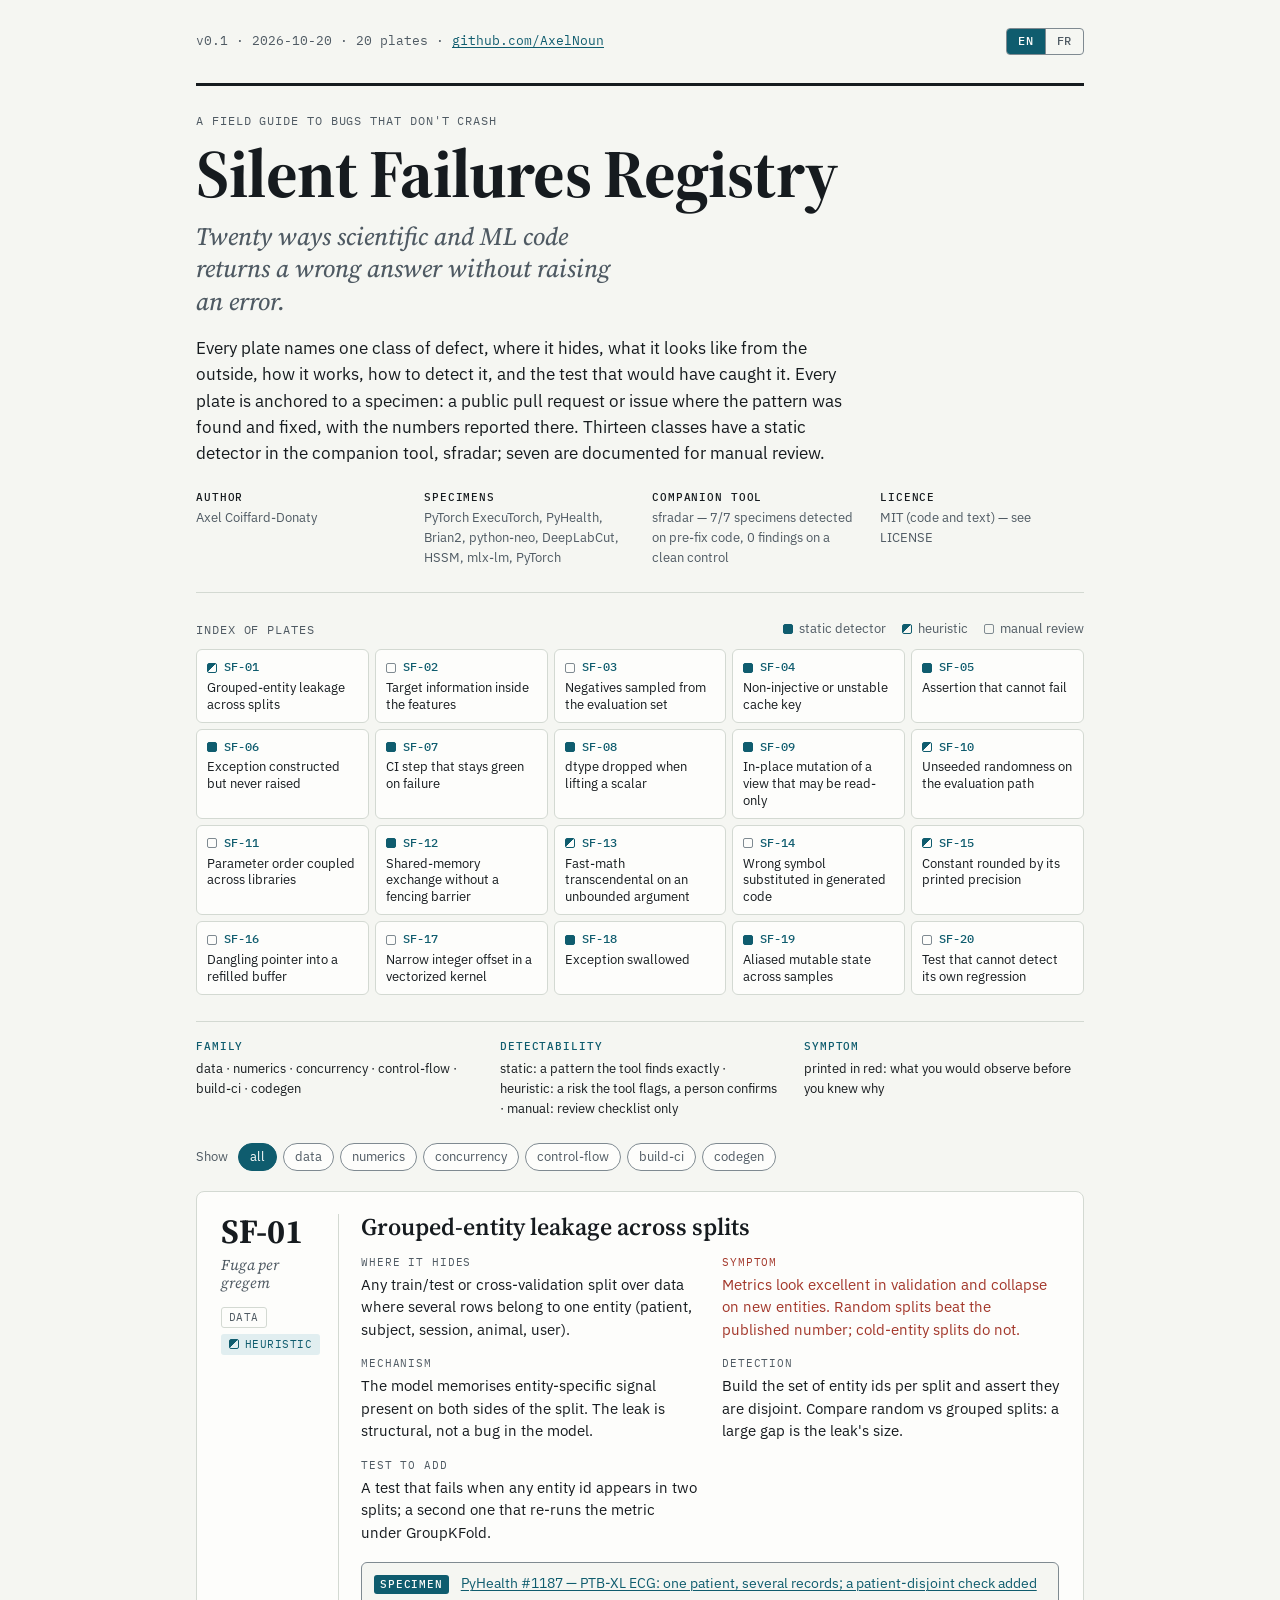
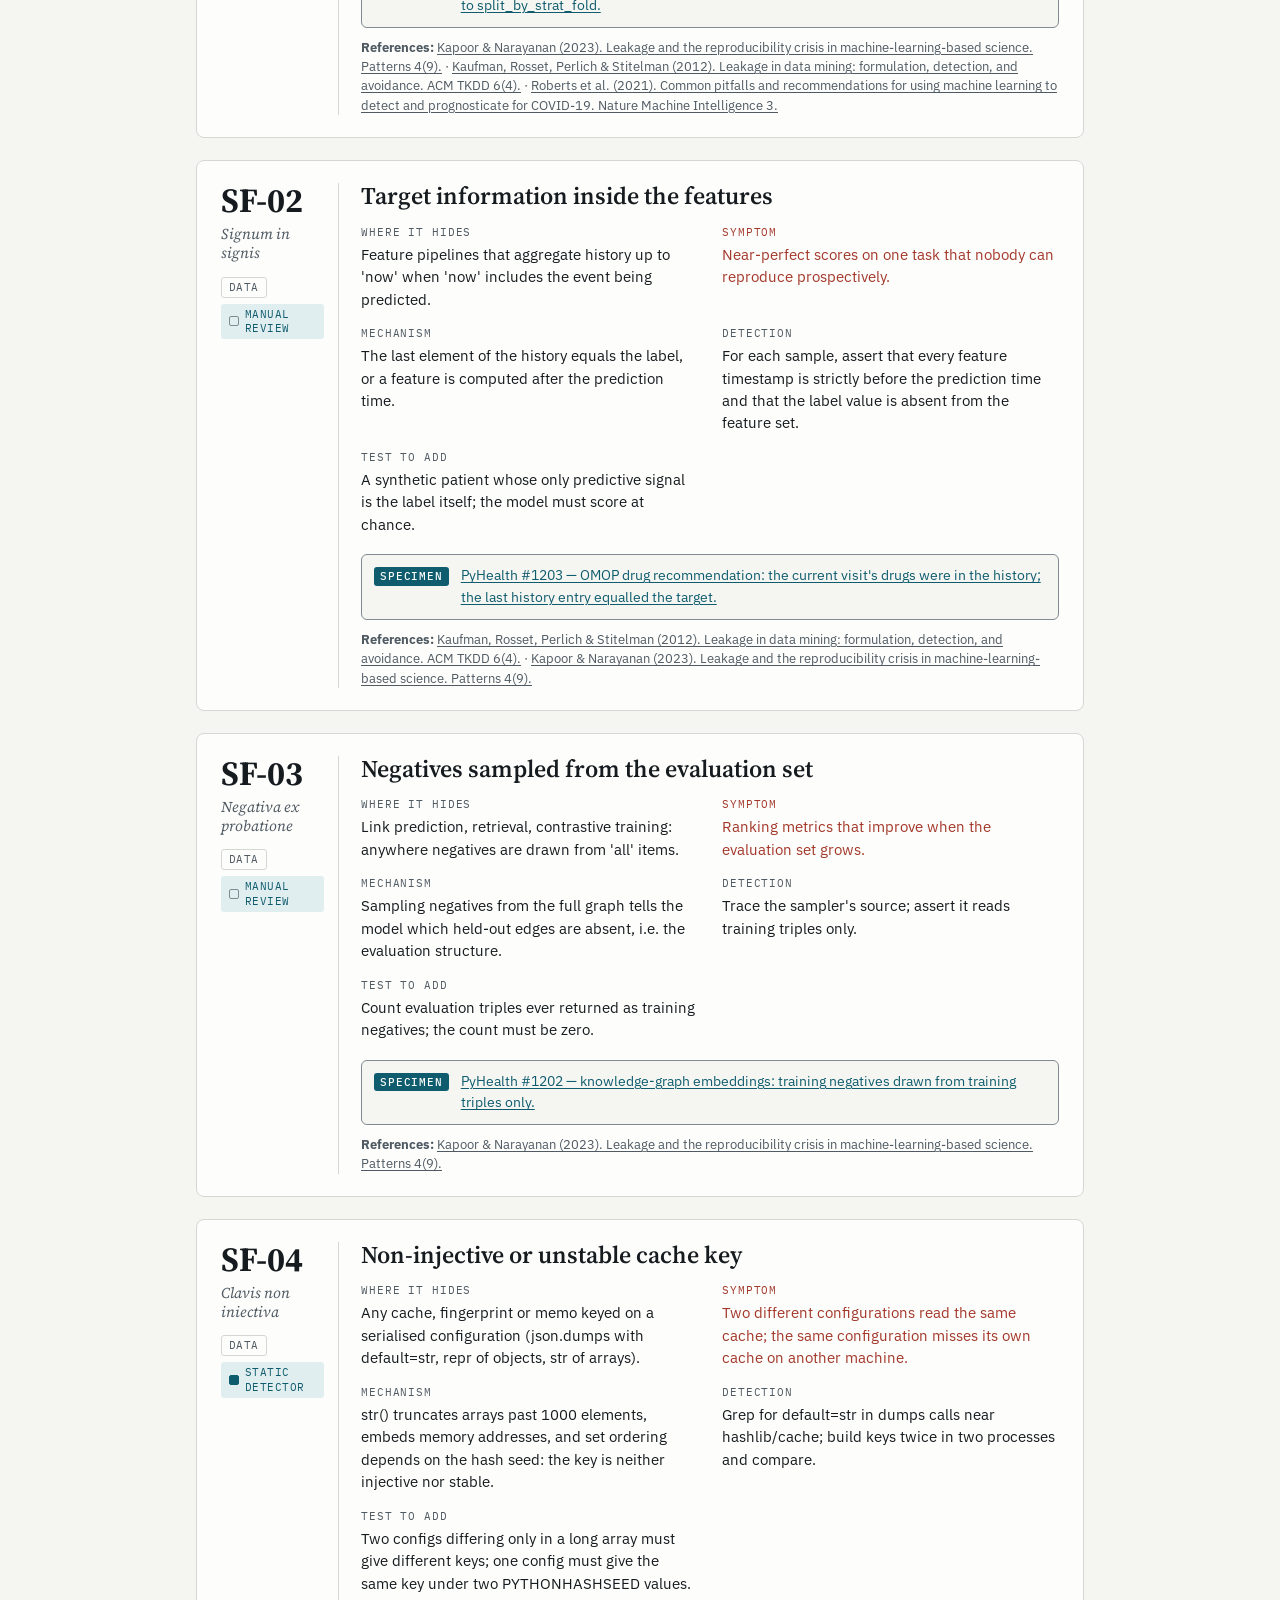
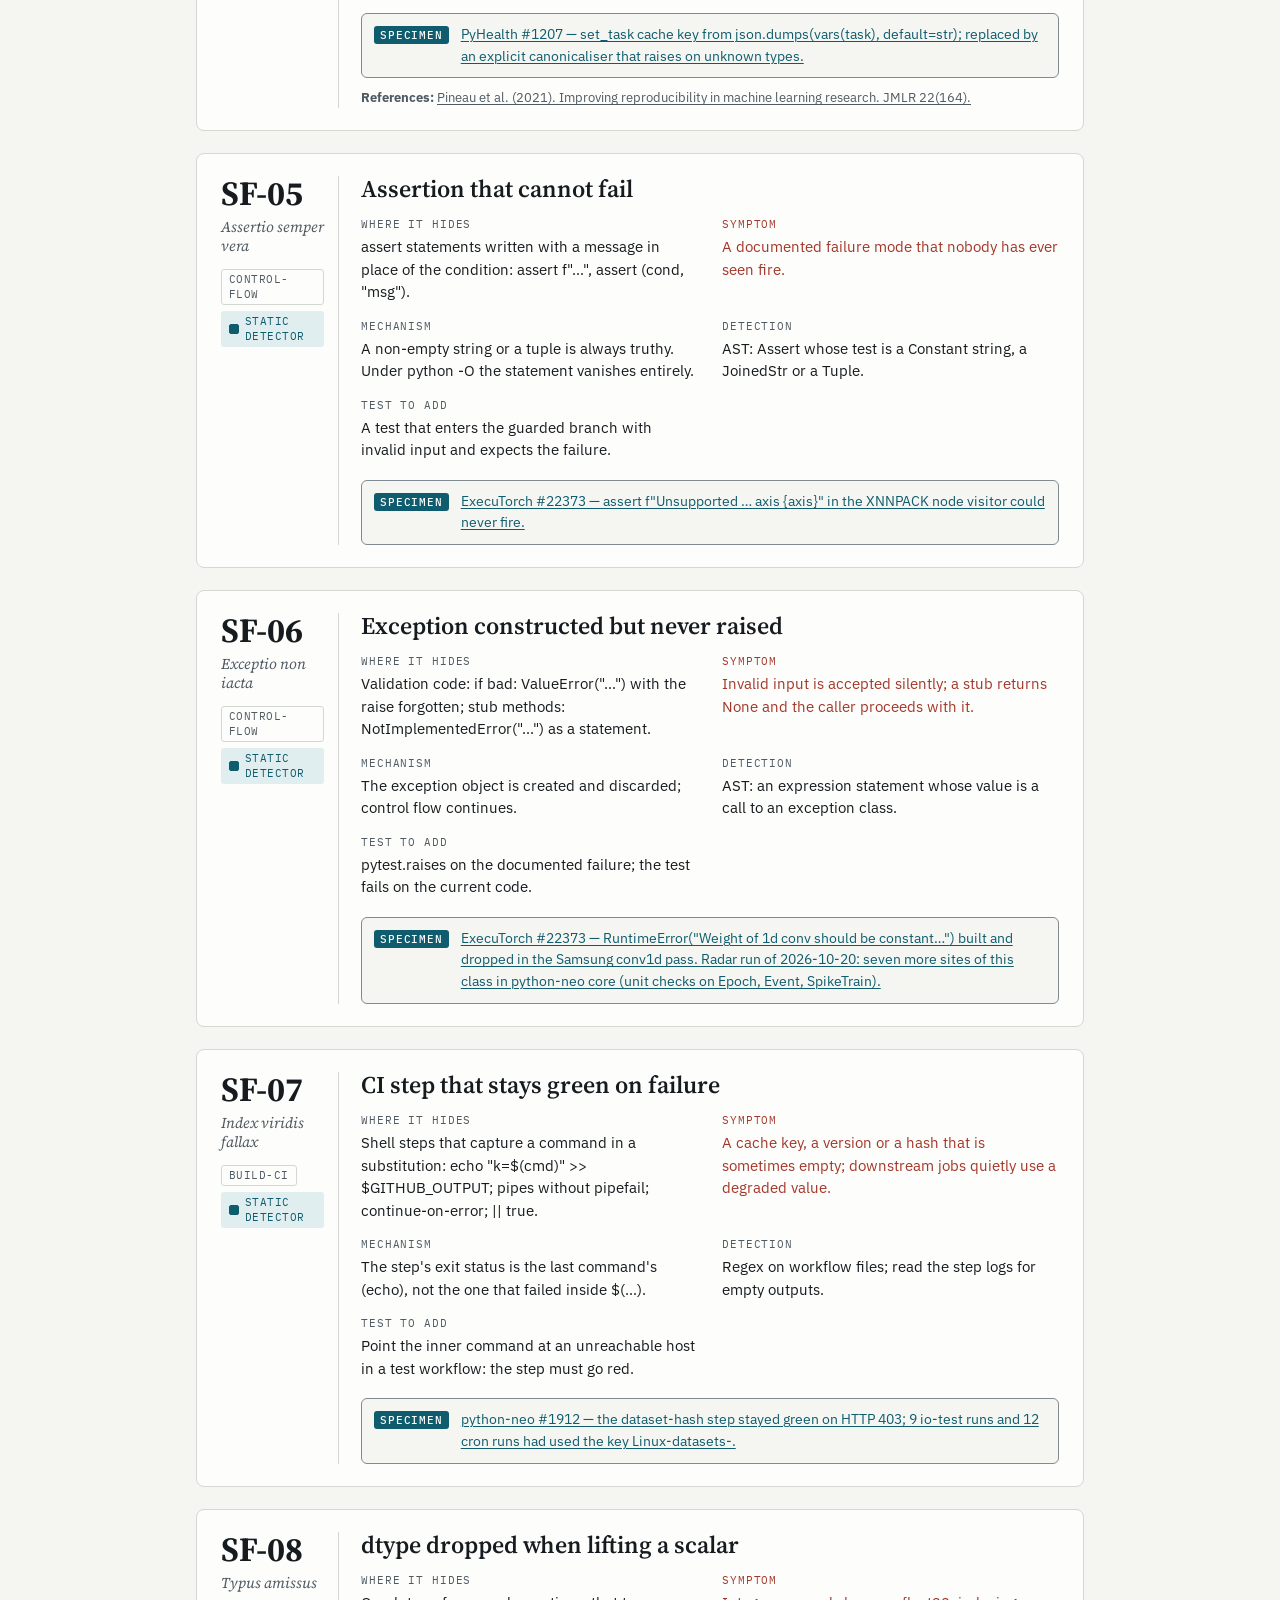
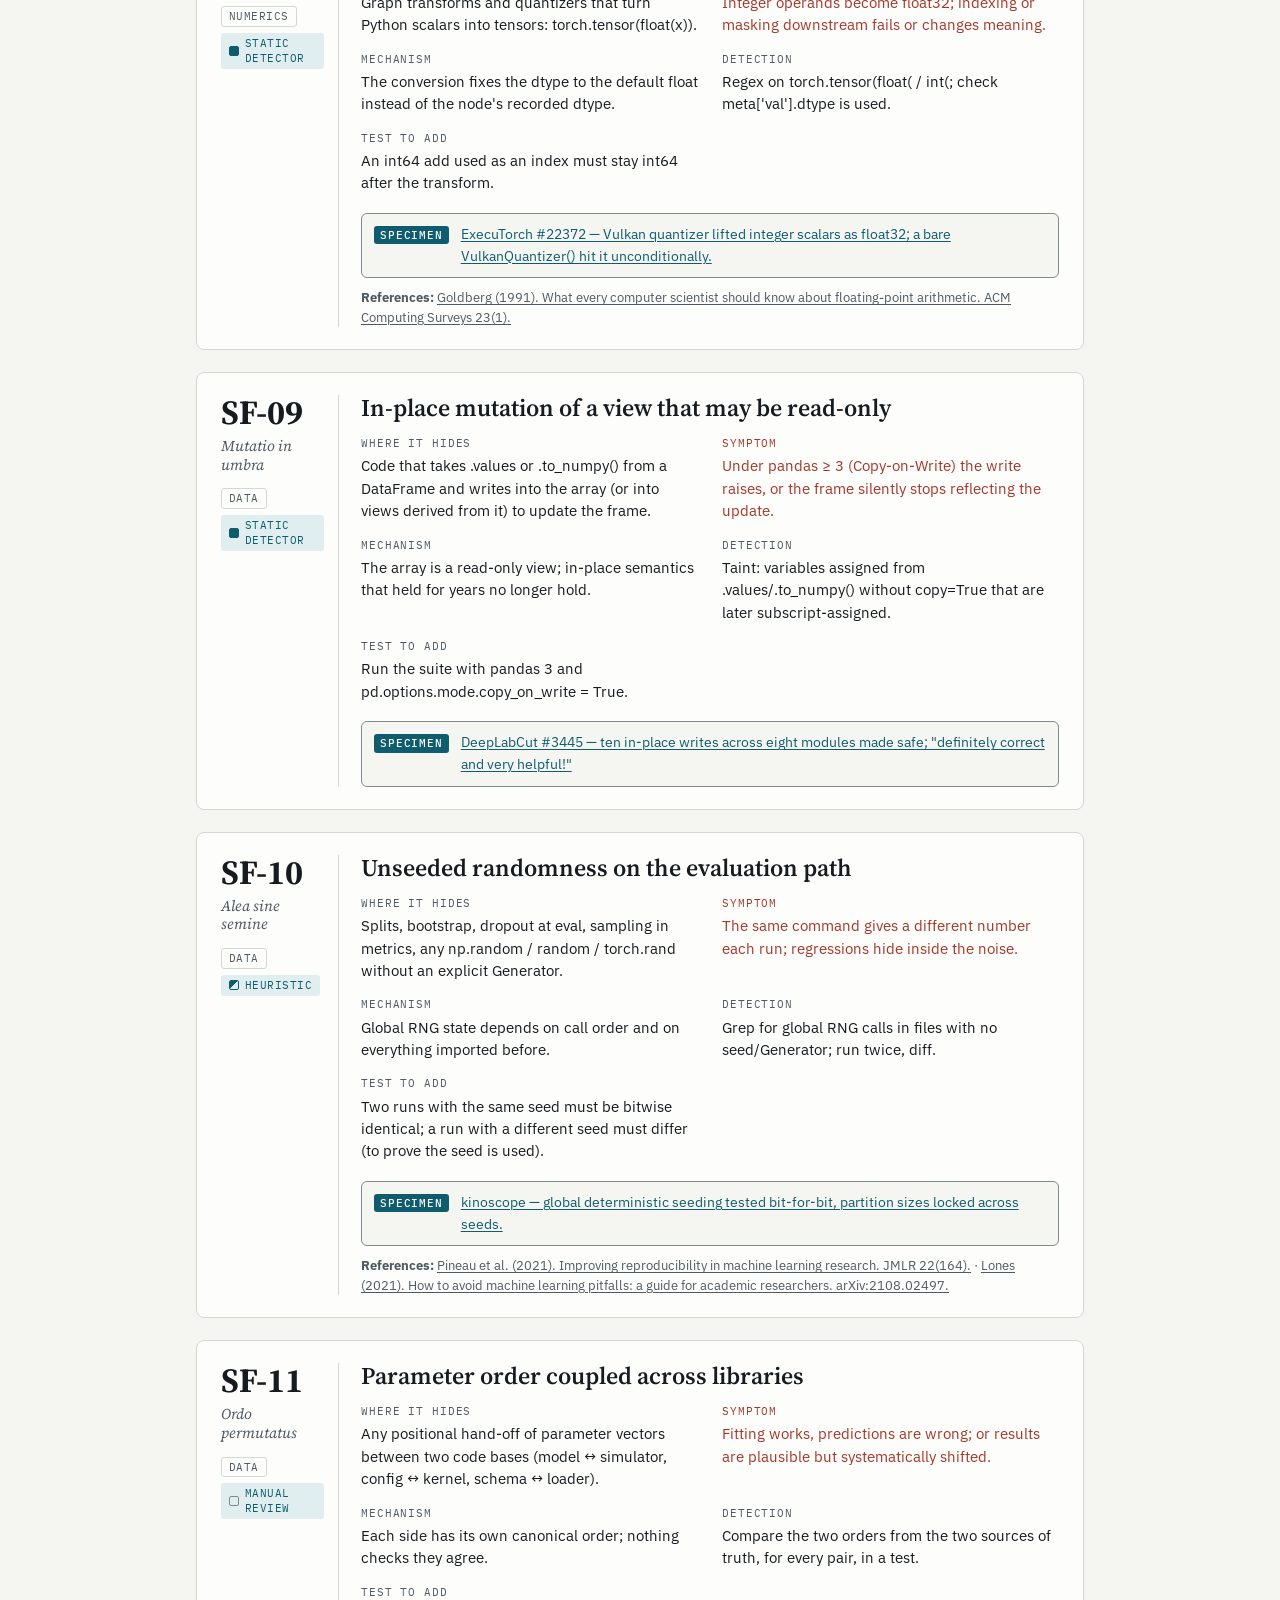
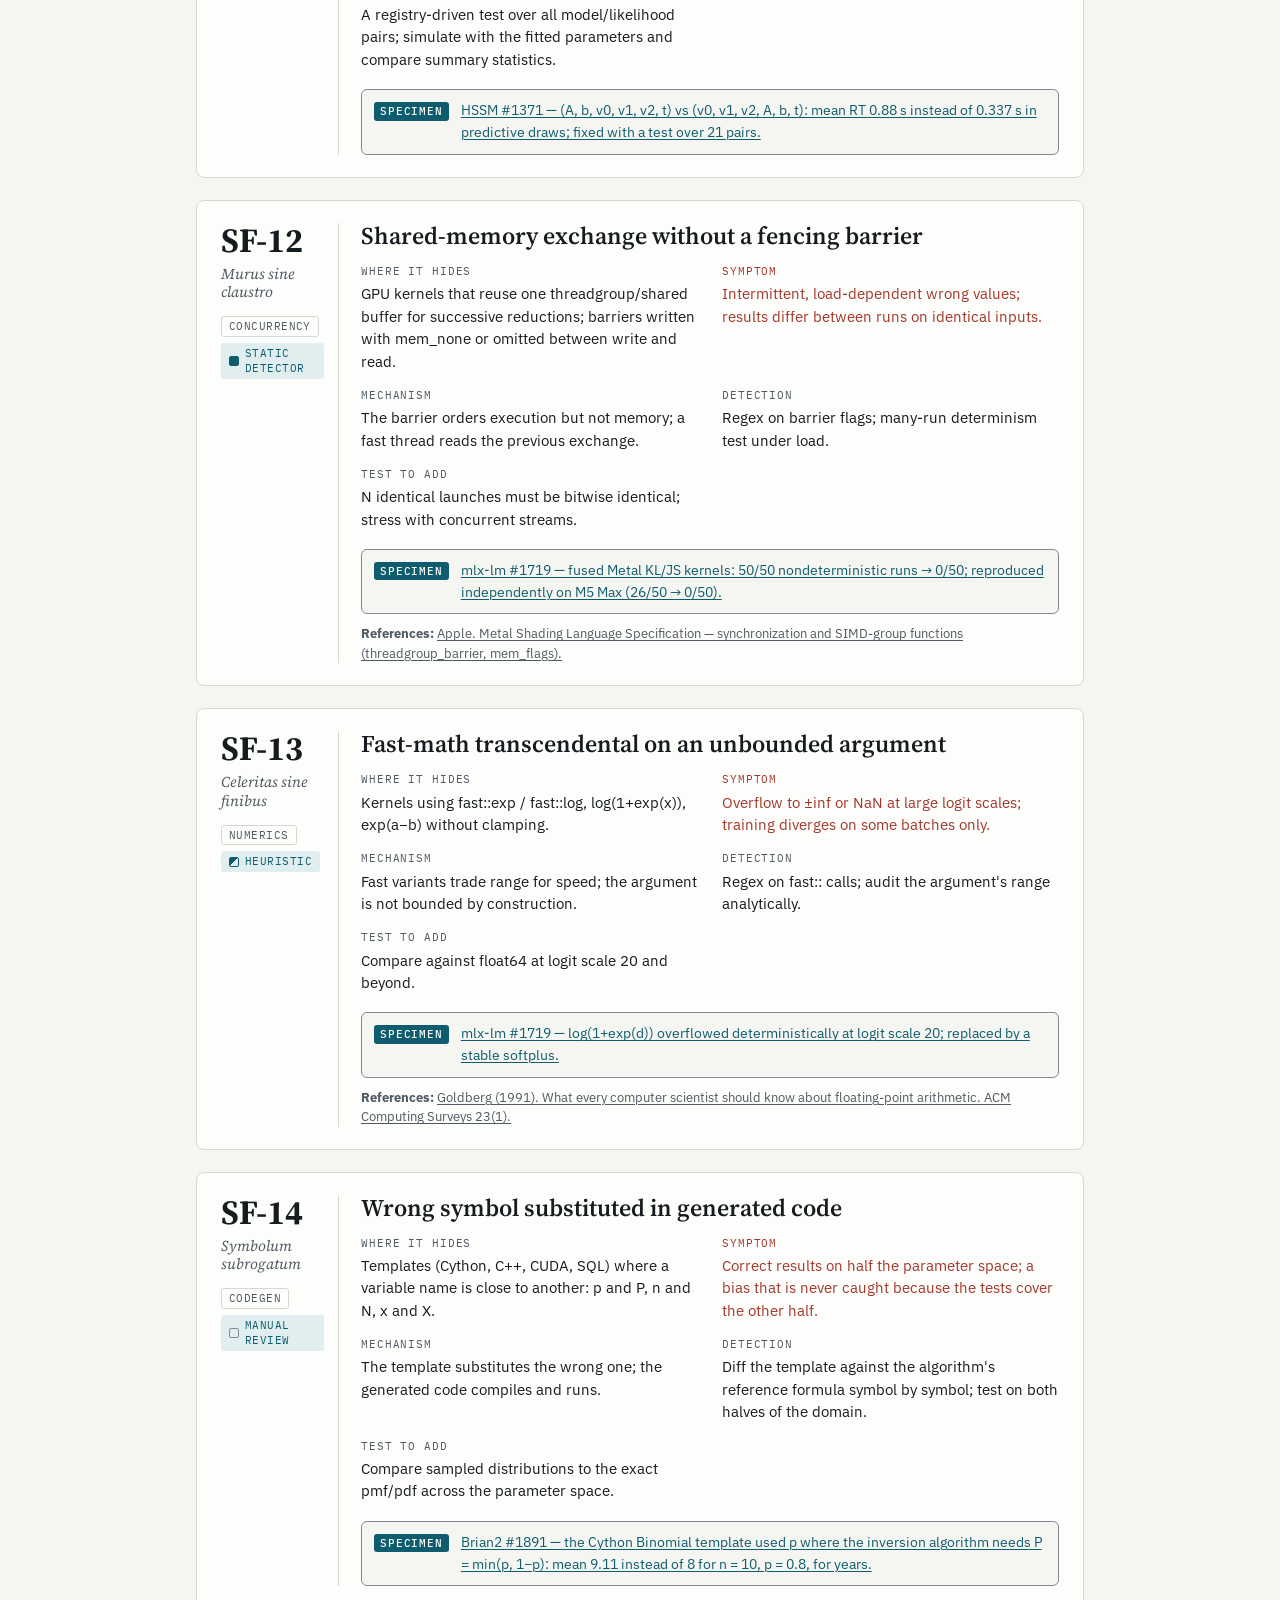
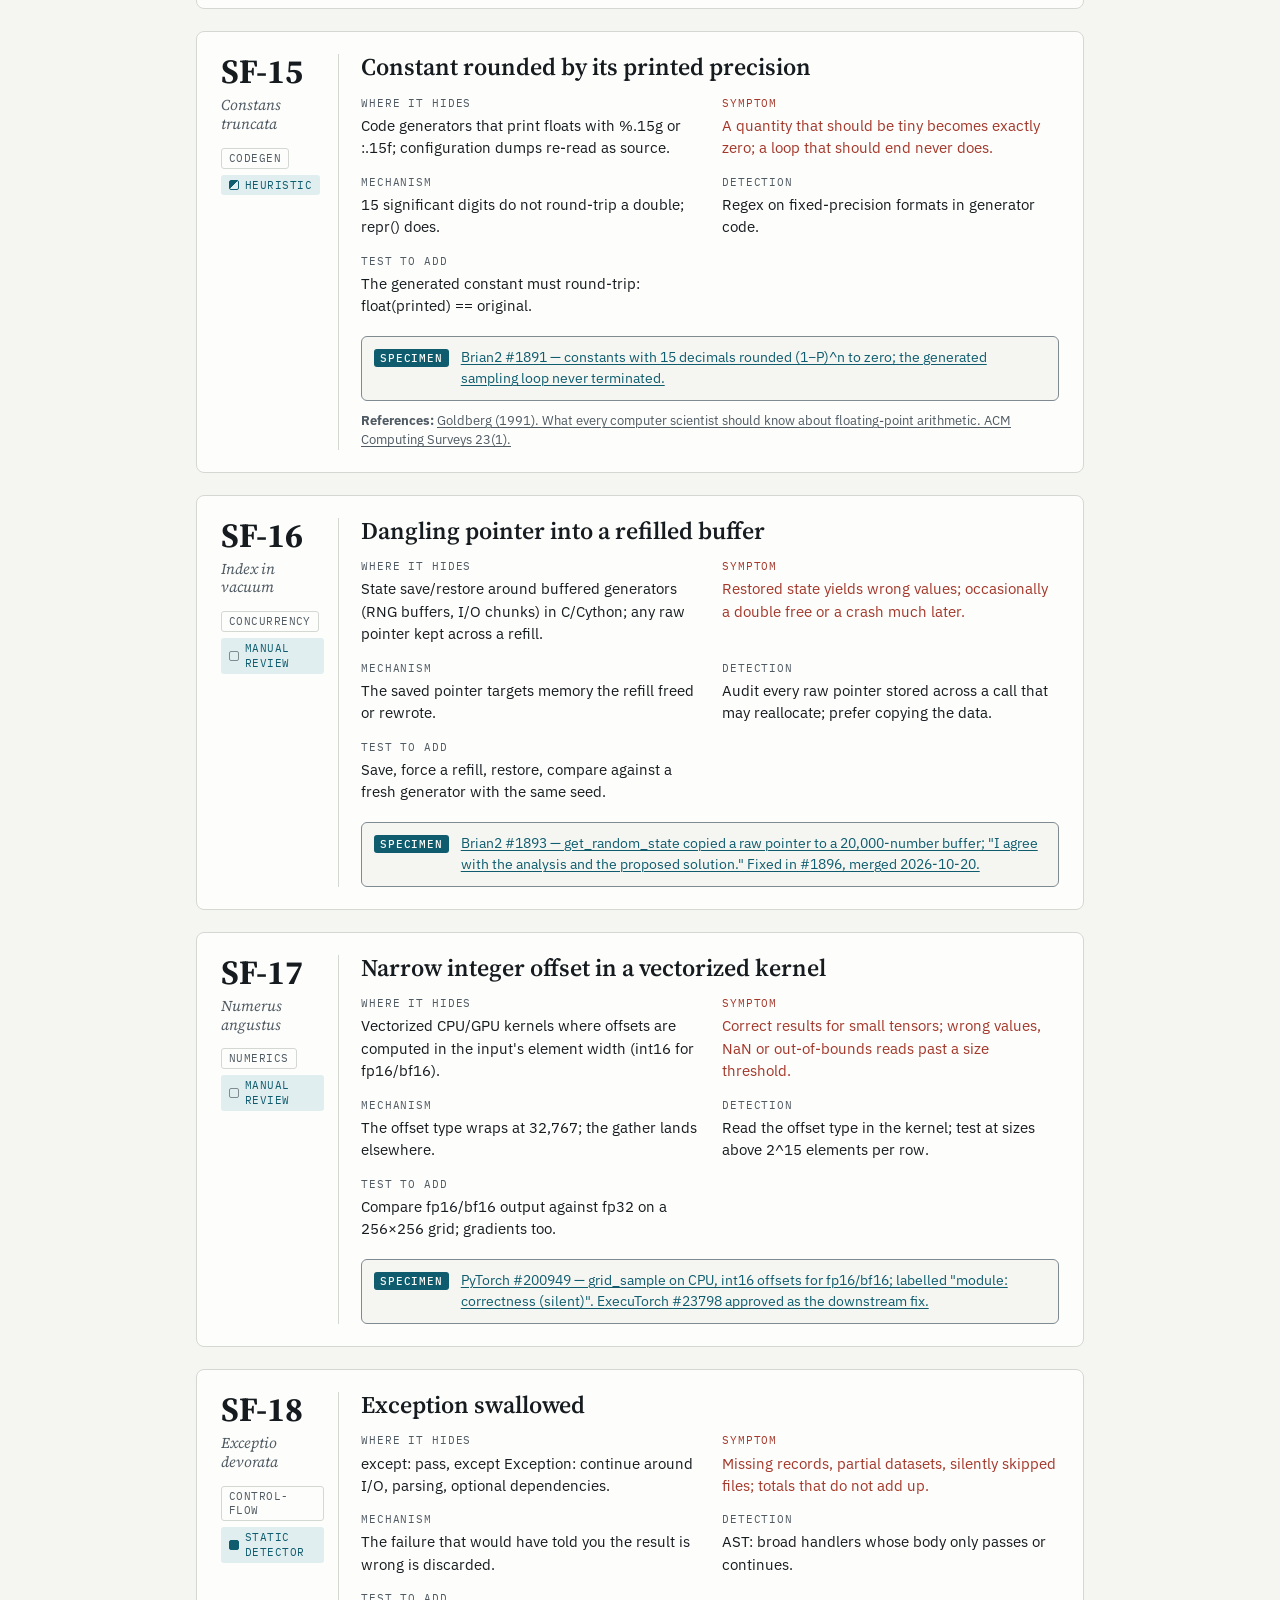
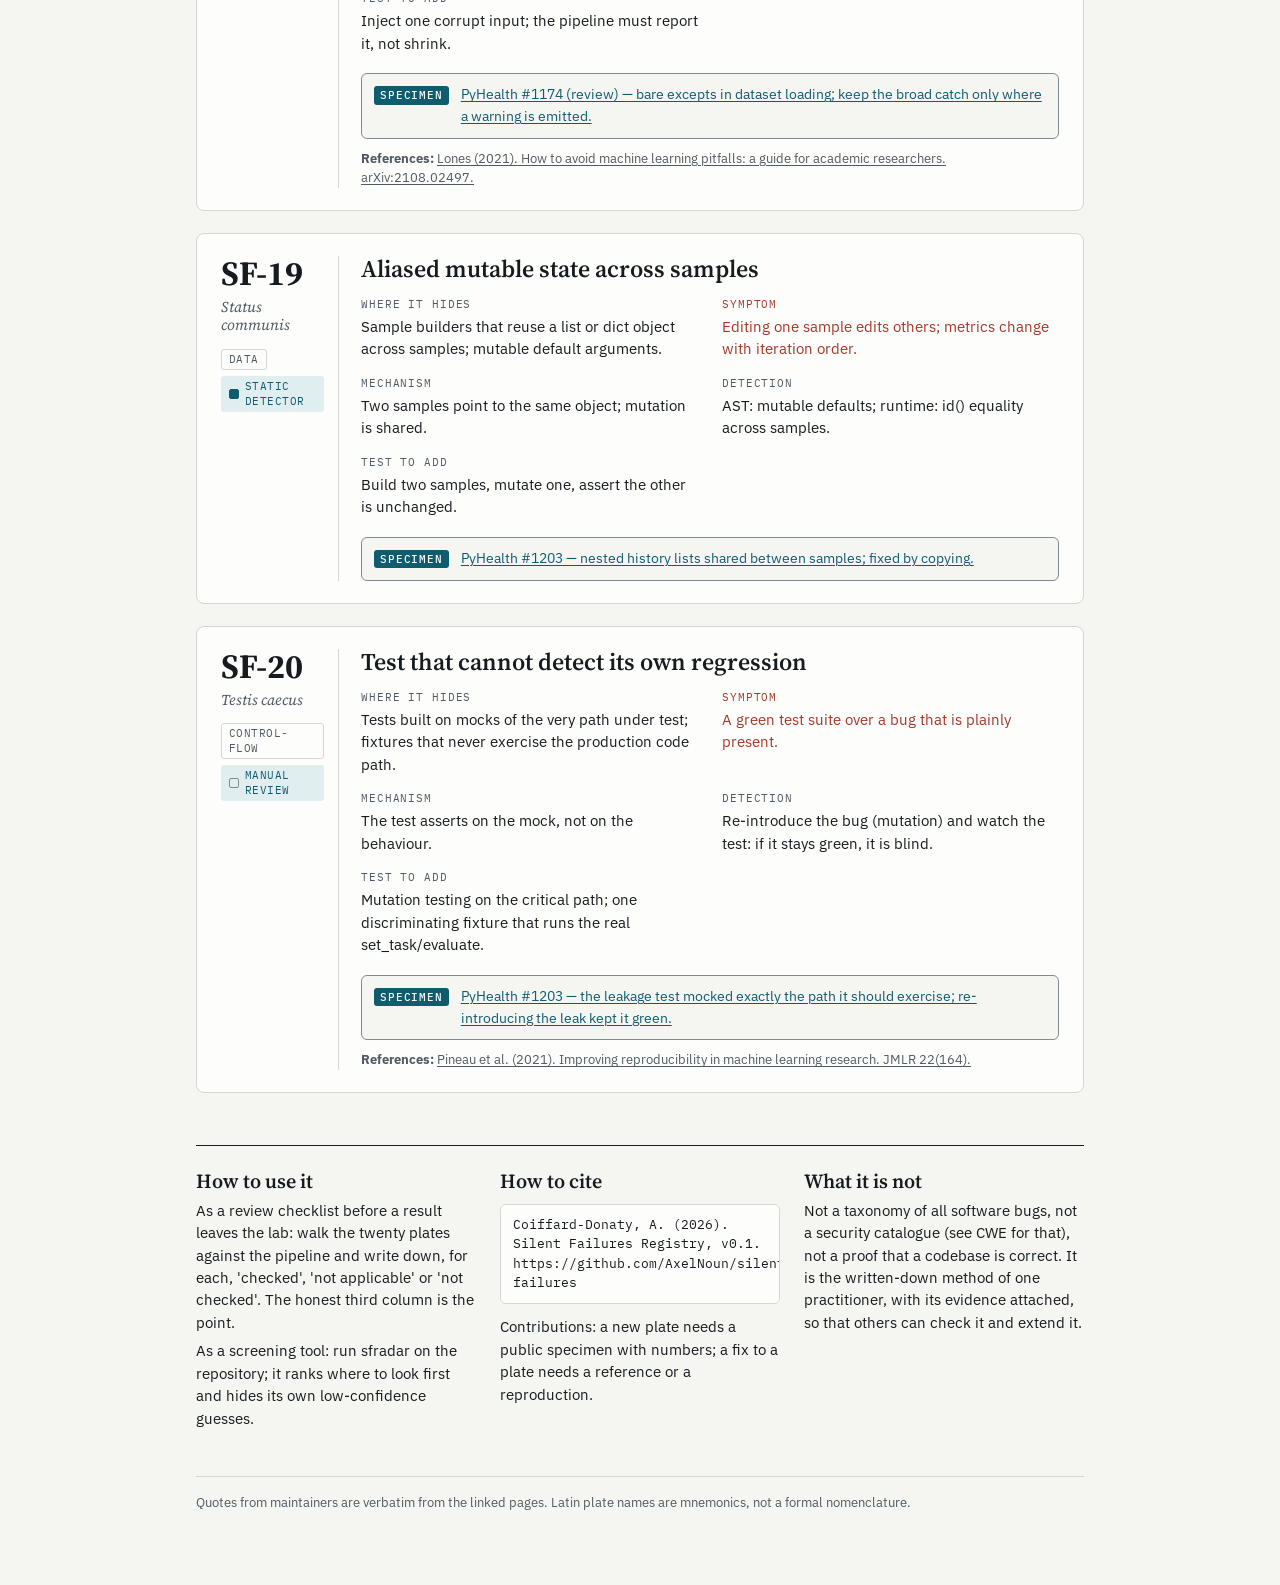
<file: index.html>
<!doctype html>
<html lang="en">
<head>
<meta charset="utf-8">
<meta name="viewport" content="width=device-width, initial-scale=1, viewport-fit=cover">
<meta name="description" content="A field guide to the bugs that pass the tests and falsify the results in scientific and ML code: twenty classes, each anchored to a public specimen. EN / FR.">
<link rel="canonical" href="https://axelnoun.github.io/silent-failures/">
<meta property="og:type" content="website">
<meta property="og:title" content="Silent Failures Registry">
<meta property="og:description" content="Twenty ways scientific and ML code returns a wrong answer without raising an error. Each class anchored to a public specimen.">
<meta property="og:url" content="https://axelnoun.github.io/silent-failures/">
<meta property="og:image" content="https://axelnoun.github.io/silent-failures/assets/social-preview.png">
<meta property="og:image:width" content="1280">
<meta property="og:image:height" content="640">
<meta name="twitter:card" content="summary_large_image">
<link rel="icon" href="data:image/svg+xml,%3Csvg xmlns='http://www.w3.org/2000/svg' viewBox='0 0 16 16'%3E%3Crect x='1.5' y='1.5' width='13' height='13' rx='2' fill='none' stroke='%230f5c6e' stroke-width='2'/%3E%3Cpath d='M1.5 1.5h13L1.5 14.5z' fill='%230f5c6e'/%3E%3C/svg%3E">
<title>Silent Failures Registry</title>
<meta name="claude:viewport-fit-sides" content="cover">
<link rel="stylesheet" href="https://fonts.googleapis.com/css2?family=Source+Serif+4:ital,opsz,wght@0,8..60,500;0,8..60,600;0,8..60,700;1,8..60,500&family=IBM+Plex+Sans:wght@400;500;600&family=IBM+Plex+Mono:wght@400;500&display=swap">
<style>
/* Layout: a field guide. A title plate, an index of the twenty plates (the mark's shape encodes detectability), a legend, then one specimen plate per entry: number and Latin plate name on a left rail, the description as labelled fields, the real specimen as a museum label at the bottom.
   Tokens follow the AxelNoun design system (claude.ai/design): same names and values as the portfolio. */
:root {
  --ground: #f5f6f2;
  --surface: #fdfdfb;
  --ink: #161b1f;
  --ink-2: #4f5a63;
  --rule: #d3d9d2;
  --rule-strong: #7f8a91;
  --accent: #0f5c6e;
  --accent-soft: #e1eef0;
  --on-accent: #fdfdfb;
  --fault: #a3372a;
  --fault-soft: #f5e4e0;
  --font-display: "Source Serif 4", Georgia, "Times New Roman", serif;
  --font-body: "IBM Plex Sans", "Segoe UI", system-ui, sans-serif;
  --font-mono: "IBM Plex Mono", Consolas, "Courier New", monospace;
}
@media (prefers-color-scheme: dark) {
  :root:not([data-theme="light"]) { --ground: #121618; --surface: #1a1f22; --ink: #e7eae9; --ink-2: #a3adb3; --rule: #2e363a; --rule-strong: #6a767d; --accent: #7fc4d3; --accent-soft: #173237; --on-accent: #121618; --fault: #f08f7d; --fault-soft: #3a2320; color-scheme: dark; }
}
:root[data-theme="dark"] { --ground: #121618; --surface: #1a1f22; --ink: #e7eae9; --ink-2: #a3adb3; --rule: #2e363a; --rule-strong: #6a767d; --accent: #7fc4d3; --accent-soft: #173237; --on-accent: #121618; --fault: #f08f7d; --fault-soft: #3a2320; color-scheme: dark; }
* { box-sizing: border-box; }
body { margin: 0; background: var(--ground); color: var(--ink); font-family: var(--font-body); font-size: 16px; line-height: 1.55; }
a { color: var(--accent); text-decoration-thickness: 1px; text-underline-offset: 2px; }
a:focus-visible, button:focus-visible { outline: 2px solid var(--accent); outline-offset: 2px; border-radius: 2px; }
.wrap { max-width: 920px; margin: 0 auto; padding-block: 28px 72px; padding-left: max(16px, env(safe-area-inset-left, 0px)); padding-right: max(16px, env(safe-area-inset-right, 0px)); }
h1, h2, h3 { font-family: var(--font-display); font-weight: 600; margin: 0; text-wrap: balance; line-height: 1.1; }
.mono { font-family: var(--font-mono); font-variant-numeric: tabular-nums; }
.label { font-family: var(--font-mono); font-size: 11.5px; letter-spacing: .08em; text-transform: uppercase; color: var(--ink-2); }
.topline { display: flex; justify-content: space-between; gap: 12px; flex-wrap: wrap; font-size: 13px; color: var(--ink-2); align-items: center; }
.seg { display: inline-flex; border: 1px solid var(--rule-strong); border-radius: 4px; overflow: hidden; }
.seg button { background: none; border: 0; padding: 4px 11px; color: var(--ink-2); cursor: pointer; font: 500 12px/1.4 var(--font-mono); letter-spacing: .06em; }
.seg button + button { border-left: 1px solid var(--rule-strong); }
.seg button[aria-pressed="true"] { background: var(--accent); color: var(--on-accent); }

header.title-plate { margin-top: 28px; padding: 26px 0 24px; border-top: 3px solid var(--ink); border-bottom: 1px solid var(--rule); }
h1 { font-size: clamp(38px, 7.4vw, 68px); font-weight: 700; margin-top: 10px; line-height: 1.0; letter-spacing: -0.012em; }
.subtitle { font-family: var(--font-display); font-style: italic; font-size: clamp(19px, 2.6vw, 25px); font-weight: 500; color: var(--ink-2); margin-top: 12px; max-width: 34ch; line-height: 1.3; }
.lede { max-width: 66ch; margin-top: 18px; font-size: 17px; }
.meta { display: grid; grid-template-columns: repeat(auto-fit, minmax(170px, 1fr)); gap: 12px 24px; margin-top: 22px; font-size: 13px; color: var(--ink-2); }
.meta b { display: block; font-family: var(--font-mono); font-size: 11px; font-weight: 500; letter-spacing: .08em; text-transform: uppercase; color: var(--ink); margin-bottom: 2px; }

/* Index of plates */
section.index { margin-top: 26px; }
.index-head { display: flex; justify-content: space-between; align-items: baseline; gap: 6px 18px; flex-wrap: wrap; }
.marks { display: flex; flex-wrap: wrap; gap: 4px 16px; font-size: 13px; color: var(--ink-2); }
.marks span { display: inline-flex; align-items: center; gap: 6px; }
.mk { display: inline-block; width: 10px; height: 10px; border: 1.5px solid var(--accent); border-radius: 2px; flex: none; }
.mk.static { background: var(--accent); }
.mk.heuristic { background: linear-gradient(135deg, var(--accent) 50%, transparent 50%); }
.mk.manual { border-color: var(--rule-strong); background: transparent; }
.drawer { display: grid; grid-template-columns: repeat(5, minmax(0, 1fr)); gap: 6px; margin-top: 10px; }
@media (max-width: 760px) { .drawer { grid-template-columns: repeat(2, minmax(0, 1fr)); } }
.cell { display: grid; grid-template-columns: auto 1fr; gap: 2px 7px; align-content: start; align-items: center; background: var(--surface); border: 1px solid var(--rule); border-radius: 6px; padding: 8px 10px 9px; text-decoration: none; color: var(--ink); min-width: 0; }
.cell:hover { border-color: var(--accent); }
.cell.dim { opacity: .45; }
.cell .id { font-family: var(--font-mono); font-size: 12px; font-weight: 500; color: var(--accent); }
.cell .nm { grid-column: 1 / -1; font-size: 12.5px; line-height: 1.35; }

.legend { margin-top: 26px; display: grid; grid-template-columns: repeat(auto-fit, minmax(220px, 1fr)); gap: 10px 24px; font-size: 13px; padding-top: 16px; border-top: 1px solid var(--rule); }
.legend b { display: block; font-family: var(--font-mono); font-size: 11px; font-weight: 500; letter-spacing: .08em; text-transform: uppercase; color: var(--accent); margin-bottom: 4px; }
.filters { display: flex; gap: 6px; flex-wrap: wrap; margin-top: 24px; align-items: center; }
.filters span { font-size: 13px; color: var(--ink-2); margin-right: 4px; }
.filters button { background: var(--surface); border: 1px solid var(--rule-strong); border-radius: 999px; padding: 3px 11px; color: var(--ink-2); cursor: pointer; font: 13px/1.5 var(--font-body); }
.filters button[aria-pressed="true"] { background: var(--accent); color: var(--on-accent); border-color: var(--accent); }

.plates { display: grid; gap: 22px; margin-top: 20px; }
.plate { display: grid; grid-template-columns: 118px minmax(0, 1fr); gap: 0 22px; background: var(--surface); border: 1px solid var(--rule); border-radius: 8px; padding: 22px 24px 22px; scroll-margin-top: 16px; }
@media (max-width: 640px) { .plate { grid-template-columns: 1fr; gap: 12px; padding: 18px 16px; } .plate .rail { border-right: 0; border-bottom: 1px solid var(--rule); padding: 0 0 12px; } }
.plate:target { border-color: var(--accent); }
.plate .rail { border-right: 1px solid var(--rule); padding-right: 14px; min-width: 0; }
.plate .rail .num { font-family: var(--font-display); font-size: 34px; font-weight: 700; line-height: 1; color: var(--ink); letter-spacing: -0.01em; }
.plate .rail .latin { font-family: var(--font-display); font-style: italic; font-size: 15px; color: var(--ink-2); margin-top: 8px; line-height: 1.25; }
.plate .rail .chips { display: grid; grid-template-columns: minmax(0, 1fr); justify-items: start; gap: 6px; margin-top: 14px; }
.chip { display: inline-flex; align-items: center; gap: 6px; font-family: var(--font-mono); font-size: 11px; letter-spacing: .04em; text-transform: uppercase; padding: 2px 7px; border-radius: 3px; border: 1px solid var(--rule); color: var(--ink-2); max-width: 100%; line-height: 1.35; }
.chip.detect { color: var(--accent); background: var(--accent-soft); border-color: transparent; }
.plate h2 { font-size: 24px; margin-bottom: 14px; }
.fields { display: grid; grid-template-columns: 1fr 1fr; gap: 14px 24px; min-width: 0; margin: 0; }
@media (max-width: 760px) { .fields { grid-template-columns: 1fr; } }
.field { min-width: 0; }
.field dt { font-family: var(--font-mono); font-size: 11px; letter-spacing: .08em; text-transform: uppercase; color: var(--ink-2); margin-bottom: 3px; }
.field dd { margin: 0; font-size: 14.5px; }
.field.symptom dt, .field.symptom dd { color: var(--fault); }
.specimen { grid-column: 1 / -1; margin-top: 18px; display: grid; grid-template-columns: auto minmax(0, 1fr); gap: 4px 12px; align-items: baseline; padding: 10px 12px; border: 1px solid var(--rule-strong); border-radius: 6px; background: var(--ground); font-size: 14px; }
.specimen b { font-family: var(--font-mono); font-size: 10.5px; font-weight: 500; letter-spacing: .08em; text-transform: uppercase; color: var(--on-accent); background: var(--accent); padding: 1px 6px; border-radius: 3px; }
.refs { grid-column: 1 / -1; margin-top: 10px; font-size: 12.5px; color: var(--ink-2); }
.refs a { color: var(--ink-2); }
section.about { margin-top: 52px; padding-top: 24px; border-top: 1px solid var(--ink); display: grid; grid-template-columns: repeat(auto-fit, minmax(260px, 1fr)); gap: 24px; font-size: 14.5px; }
section.about > div { min-width: 0; }
section.about h3 { font-size: 20px; margin-bottom: 8px; }
section.about p { margin: 6px 0; }
pre.cite { font-family: var(--font-mono); font-size: 12.5px; background: var(--surface); border: 1px solid var(--rule); border-radius: 6px; padding: 10px 12px; overflow-x: auto; white-space: pre-wrap; }
footer { margin-top: 40px; font-size: 13px; color: var(--ink-2); border-top: 1px solid var(--rule); padding-top: 16px; }
[hidden] { display: none !important; }
</style>
</head>
<body>
<div class="wrap">
  <div class="topline">
    <span class="mono">v0.1 · 2026-10-20 · 20 plates · <a href="https://github.com/AxelNoun" target="_blank" rel="noopener">github.com/AxelNoun</a></span>
    <span class="seg" role="group" aria-label="Language"><button id="l-en" aria-pressed="true">EN</button><button id="l-fr" aria-pressed="false">FR</button></span>
  </div>

  <header class="title-plate">
    <div class="label" data-en="A field guide to bugs that don't crash" data-fr="Un guide de terrain des bugs qui ne plantent pas">A field guide to bugs that don't crash</div>
    <h1 data-en="Silent Failures Registry" data-fr="Registre des défauts silencieux">Silent Failures Registry</h1>
    <div class="subtitle" data-en="Twenty ways scientific and ML code returns a wrong answer without raising an error." data-fr="Vingt façons dont le code scientifique et ML rend une réponse fausse sans lever d'erreur.">Twenty ways scientific and ML code returns a wrong answer without raising an error.</div>
    <p class="lede" data-en="Every plate names one class of defect, where it hides, what it looks like from the outside, how it works, how to detect it, and the test that would have caught it. Every plate is anchored to a specimen: a public pull request or issue where the pattern was found and fixed, with the numbers reported there. Thirteen classes have a static detector in the companion tool, sfradar; seven are documented for manual review." data-fr="Chaque plaque nomme une classe de défaut, où elle se cache, ce qu'on en voit de l'extérieur, son mécanisme, sa détection, et le test qui l'aurait attrapée. Chaque plaque est adossée à un spécimen : une pull request ou une issue publique où le motif a été trouvé et corrigé, avec les chiffres rapportés là. Treize classes ont un détecteur statique dans l'outil compagnon, sfradar ; sept sont documentées pour la revue manuelle.">Every plate names one class of defect, where it hides, what it looks like from the outside, how it works, how to detect it, and the test that would have caught it. Every plate is anchored to a specimen: a public pull request or issue where the pattern was found and fixed, with the numbers reported there. Thirteen classes have a static detector in the companion tool, sfradar; seven are documented for manual review.</p>
    <div class="meta">
      <div><b data-en="Author" data-fr="Auteur">Author</b>Axel Coiffard-Donaty</div>
      <div><b data-en="Specimens" data-fr="Spécimens">Specimens</b>PyTorch ExecuTorch, PyHealth, Brian2, python-neo, DeepLabCut, HSSM, mlx-lm, PyTorch</div>
      <div><b data-en="Companion tool" data-fr="Outil compagnon">Companion tool</b>sfradar — 7/7 specimens detected on pre-fix code, 0 findings on a clean control</div>
      <div><b data-en="Licence" data-fr="Licence">Licence</b>MIT (code and text) — see LICENSE</div>
    </div>
  </header>

  <section class="index" aria-labelledby="index-title">
    <div class="index-head">
      <span class="label" id="index-title" data-en="Index of plates" data-fr="Index des plaques">Index of plates</span>
      <span class="marks">
        <span><i class="mk static" aria-hidden="true"></i><span data-en="static detector" data-fr="détecteur statique">static detector</span></span>
        <span><i class="mk heuristic" aria-hidden="true"></i><span data-en="heuristic" data-fr="heuristique">heuristic</span></span>
        <span><i class="mk manual" aria-hidden="true"></i><span data-en="manual review" data-fr="revue manuelle">manual review</span></span>
      </span>
    </div>
    <nav class="drawer" id="drawer" aria-labelledby="index-title"></nav>
  </section>

  <div class="legend">
    <div><b data-en="Family" data-fr="Famille">Family</b><span data-en="data · numerics · concurrency · control-flow · build-ci · codegen" data-fr="données · numérique · concurrence · flot de contrôle · build-ci · génération de code">data · numerics · concurrency · control-flow · build-ci · codegen</span></div>
    <div><b data-en="Detectability" data-fr="Détectabilité">Detectability</b><span data-en="static: a pattern the tool finds exactly · heuristic: a risk the tool flags, a person confirms · manual: review checklist only" data-fr="statique : un motif que l'outil trouve exactement · heuristique : un risque signalé, confirmé par une personne · manuel : liste de revue seulement">static: a pattern the tool finds exactly · heuristic: a risk the tool flags, a person confirms · manual: review checklist only</span></div>
    <div><b data-en="Symptom" data-fr="Symptôme">Symptom</b><span data-en="printed in red: what you would observe before you knew why" data-fr="en rouge : ce que vous observeriez avant de savoir pourquoi">printed in red: what you would observe before you knew why</span></div>
  </div>

  <div class="filters" role="group" aria-label="Filter by family">
    <span data-en="Show" data-fr="Afficher">Show</span>
    <button data-f="all" aria-pressed="true" data-en="all" data-fr="tout">all</button>
    <button data-f="data" aria-pressed="false">data</button>
    <button data-f="numerics" aria-pressed="false">numerics</button>
    <button data-f="concurrency" aria-pressed="false">concurrency</button>
    <button data-f="control-flow" aria-pressed="false">control-flow</button>
    <button data-f="build-ci" aria-pressed="false">build-ci</button>
    <button data-f="codegen" aria-pressed="false">codegen</button>
  </div>

  <div class="plates" id="plates"></div>

  <section class="about">
    <div>
      <h3 data-en="How to use it" data-fr="Comment l'utiliser">How to use it</h3>
      <p data-en="As a review checklist before a result leaves the lab: walk the twenty plates against the pipeline and write down, for each, 'checked', 'not applicable' or 'not checked'. The honest third column is the point." data-fr="Comme liste de revue avant qu'un résultat sorte du labo : parcourir les vingt plaques face au pipeline et écrire, pour chacune, « vérifié », « sans objet » ou « non vérifié ». La troisième colonne, honnête, est tout l'intérêt.">As a review checklist before a result leaves the lab: walk the twenty plates against the pipeline and write down, for each, 'checked', 'not applicable' or 'not checked'. The honest third column is the point.</p>
      <p data-en="As a screening tool: run sfradar on the repository; it ranks where to look first and hides its own low-confidence guesses." data-fr="Comme outil de tri : lancer sfradar sur le dépôt ; il classe où regarder d'abord et cache ses propres hypothèses faibles.">As a screening tool: run sfradar on the repository; it ranks where to look first and hides its own low-confidence guesses.</p>
    </div>
    <div>
      <h3 data-en="How to cite" data-fr="Comment citer">How to cite</h3>
      <pre class="cite">Coiffard-Donaty, A. (2026). Silent Failures Registry, v0.1. https://github.com/AxelNoun/silent-failures</pre>
      <p data-en="Contributions: a new plate needs a public specimen with numbers; a fix to a plate needs a reference or a reproduction." data-fr="Contributions : une nouvelle plaque exige un spécimen public chiffré ; une correction de plaque exige une référence ou une reproduction.">Contributions: a new plate needs a public specimen with numbers; a fix to a plate needs a reference or a reproduction.</p>
    </div>
    <div>
      <h3 data-en="What it is not" data-fr="Ce que ce n'est pas">What it is not</h3>
      <p data-en="Not a taxonomy of all software bugs, not a security catalogue (see CWE for that), not a proof that a codebase is correct. It is the written-down method of one practitioner, with its evidence attached, so that others can check it and extend it." data-fr="Ni une taxonomie de tous les bugs, ni un catalogue de sécurité (voir CWE), ni une preuve qu'une base de code est correcte. C'est la méthode écrite d'un praticien, avec ses preuves, pour que d'autres la vérifient et l'étendent.">Not a taxonomy of all software bugs, not a security catalogue (see CWE for that), not a proof that a codebase is correct. It is the written-down method of one practitioner, with its evidence attached, so that others can check it and extend it.</p>
    </div>
  </section>

  <footer>
    <span data-en="Quotes from maintainers are verbatim from the linked pages. Latin plate names are mnemonics, not a formal nomenclature." data-fr="Les citations des mainteneurs sont reprises mot pour mot. Les noms latins des plaques sont des mnémoniques, pas une nomenclature.">Quotes from maintainers are verbatim from the linked pages. Latin plate names are mnemonics, not a formal nomenclature.</span>
  </footer>
</div>

<script>
// Silent Failures Registry — v0.1 (2026-10-20). Each entry is a "plate".
// Fields: id, latin (plate name), family, detect (static|heuristic|manual), en/fr blocks, specimen, refs.
const ENTRIES = [
{id:"SF-01", latin:"Fuga per gregem", family:"data", detect:"heuristic",
 en:{name:"Grouped-entity leakage across splits", habitat:"Any train/test or cross-validation split over data where several rows belong to one entity (patient, subject, session, animal, user).",
  symptom:"Metrics look excellent in validation and collapse on new entities. Random splits beat the published number; cold-entity splits do not.",
  mechanism:"The model memorises entity-specific signal present on both sides of the split. The leak is structural, not a bug in the model.",
  detection:"Build the set of entity ids per split and assert they are disjoint. Compare random vs grouped splits: a large gap is the leak's size.",
  test:"A test that fails when any entity id appears in two splits; a second one that re-runs the metric under GroupKFold."},
 fr:{name:"Fuite d'entité groupée entre splits", habitat:"Tout découpage train/test ou validation croisée sur des données où plusieurs lignes appartiennent à une même entité (patient, sujet, session, animal, utilisateur).",
  symptom:"Des métriques excellentes en validation qui s'effondrent sur de nouvelles entités. Le découpage aléatoire bat le chiffre publié ; le découpage par entité non.",
  mechanism:"Le modèle mémorise un signal propre à l'entité, présent des deux côtés du découpage. La fuite est structurelle, pas un bug du modèle.",
  detection:"Construire l'ensemble des identifiants d'entité par split et vérifier qu'ils sont disjoints. Comparer split aléatoire et split groupé : l'écart mesure la fuite.",
  test:"Un test qui échoue si un identifiant apparaît dans deux splits ; un second qui recalcule la métrique sous GroupKFold."},
 specimen:{url:"https://github.com/sunlabuiuc/PyHealth/pull/1187", text:"PyHealth #1187 — PTB-XL ECG: one patient, several records; a patient-disjoint check added to split_by_strat_fold."},
 refs:["kapoor2023","kaufman2012","roberts2021"]},
{id:"SF-02", latin:"Signum in signis", family:"data", detect:"manual",
 en:{name:"Target information inside the features", habitat:"Feature pipelines that aggregate history up to 'now' when 'now' includes the event being predicted.",
  symptom:"Near-perfect scores on one task that nobody can reproduce prospectively.",
  mechanism:"The last element of the history equals the label, or a feature is computed after the prediction time.",
  detection:"For each sample, assert that every feature timestamp is strictly before the prediction time and that the label value is absent from the feature set.",
  test:"A synthetic patient whose only predictive signal is the label itself; the model must score at chance."},
 fr:{name:"Information de la cible dans les variables", habitat:"Pipelines qui agrègent l'historique « jusqu'à maintenant » quand « maintenant » inclut l'événement à prédire.",
  symptom:"Des scores presque parfaits qu'aucune évaluation prospective ne reproduit.",
  mechanism:"Le dernier élément de l'historique est l'étiquette, ou une variable est calculée après l'instant de prédiction.",
  detection:"Pour chaque échantillon, vérifier que chaque horodatage de variable précède strictement l'instant de prédiction et que la valeur de l'étiquette est absente des variables.",
  test:"Un patient synthétique dont le seul signal prédictif est l'étiquette ; le modèle doit être au hasard."},
 specimen:{url:"https://github.com/sunlabuiuc/PyHealth/pull/1203", text:"PyHealth #1203 — OMOP drug recommendation: the current visit's drugs were in the history; the last history entry equalled the target."},
 refs:["kaufman2012","kapoor2023"]},
{id:"SF-03", latin:"Negativa ex probatione", family:"data", detect:"manual",
 en:{name:"Negatives sampled from the evaluation set", habitat:"Link prediction, retrieval, contrastive training: anywhere negatives are drawn from 'all' items.",
  symptom:"Ranking metrics that improve when the evaluation set grows.",
  mechanism:"Sampling negatives from the full graph tells the model which held-out edges are absent, i.e. the evaluation structure.",
  detection:"Trace the sampler's source; assert it reads training triples only.",
  test:"Count evaluation triples ever returned as training negatives; the count must be zero."},
 fr:{name:"Négatifs tirés du jeu d'évaluation", habitat:"Prédiction de liens, recherche, apprentissage contrastif : partout où les négatifs sont tirés de « tous » les éléments.",
  symptom:"Des métriques de classement qui s'améliorent quand le jeu d'évaluation grossit.",
  mechanism:"Tirer les négatifs du graphe complet révèle au modèle quelles arêtes retenues sont absentes : la structure de l'évaluation.",
  detection:"Tracer la source de l'échantillonneur ; vérifier qu'il ne lit que les triplets d'entraînement.",
  test:"Compter les triplets d'évaluation jamais renvoyés comme négatifs d'entraînement ; zéro attendu."},
 specimen:{url:"https://github.com/sunlabuiuc/PyHealth/pull/1202", text:"PyHealth #1202 — knowledge-graph embeddings: training negatives drawn from training triples only."},
 refs:["kapoor2023"]},
{id:"SF-04", latin:"Clavis non iniectiva", family:"data", detect:"static",
 en:{name:"Non-injective or unstable cache key", habitat:"Any cache, fingerprint or memo keyed on a serialised configuration (json.dumps with default=str, repr of objects, str of arrays).",
  symptom:"Two different configurations read the same cache; the same configuration misses its own cache on another machine.",
  mechanism:"str() truncates arrays past 1000 elements, embeds memory addresses, and set ordering depends on the hash seed: the key is neither injective nor stable.",
  detection:"Grep for default=str in dumps calls near hashlib/cache; build keys twice in two processes and compare.",
  test:"Two configs differing only in a long array must give different keys; one config must give the same key under two PYTHONHASHSEED values."},
 fr:{name:"Clé de cache non injective ou instable", habitat:"Tout cache, empreinte ou mémo indexé par une configuration sérialisée (json.dumps avec default=str, repr d'objets, str de tableaux).",
  symptom:"Deux configurations différentes lisent le même cache ; la même configuration rate son propre cache sur une autre machine.",
  mechanism:"str() tronque les tableaux au-delà de 1000 éléments, inclut des adresses mémoire, et l'ordre des ensembles dépend de la graine de hachage : la clé n'est ni injective ni stable.",
  detection:"Chercher default=str dans les dumps près de hashlib/cache ; construire la clé deux fois dans deux processus et comparer.",
  test:"Deux configs ne différant que par un long tableau doivent donner deux clés ; une config doit donner la même clé sous deux PYTHONHASHSEED."},
 specimen:{url:"https://github.com/sunlabuiuc/PyHealth/pull/1207", text:"PyHealth #1207 — set_task cache key from json.dumps(vars(task), default=str); replaced by an explicit canonicaliser that raises on unknown types."},
 refs:["pineau2021"]},
{id:"SF-05", latin:"Assertio semper vera", family:"control-flow", detect:"static",
 en:{name:"Assertion that cannot fail", habitat:"assert statements written with a message in place of the condition: assert f\"…\", assert (cond, \"msg\").",
  symptom:"A documented failure mode that nobody has ever seen fire.",
  mechanism:"A non-empty string or a tuple is always truthy. Under python -O the statement vanishes entirely.",
  detection:"AST: Assert whose test is a Constant string, a JoinedStr or a Tuple.",
  test:"A test that enters the guarded branch with invalid input and expects the failure."},
 fr:{name:"Assertion qui ne peut pas échouer", habitat:"Des assert écrits avec un message à la place de la condition : assert f\"…\", assert (cond, \"msg\").",
  symptom:"Un mode d'échec documenté que personne n'a jamais vu se déclencher.",
  mechanism:"Une chaîne non vide ou un tuple est toujours vrai. Sous python -O, l'instruction disparaît.",
  detection:"AST : Assert dont le test est une chaîne constante, une f-string ou un tuple.",
  test:"Un test qui entre dans la branche gardée avec une entrée invalide et attend l'échec."},
 specimen:{url:"https://github.com/pytorch/executorch/pull/22373", text:"ExecuTorch #22373 — assert f\"Unsupported … axis {axis}\" in the XNNPACK node visitor could never fire."},
 refs:[]},
{id:"SF-06", latin:"Exceptio non iacta", family:"control-flow", detect:"static",
 en:{name:"Exception constructed but never raised", habitat:"Validation code: if bad: ValueError(\"…\") with the raise forgotten; stub methods: NotImplementedError(\"…\") as a statement.",
  symptom:"Invalid input is accepted silently; a stub returns None and the caller proceeds with it.",
  mechanism:"The exception object is created and discarded; control flow continues.",
  detection:"AST: an expression statement whose value is a call to an exception class.",
  test:"pytest.raises on the documented failure; the test fails on the current code."},
 fr:{name:"Exception construite mais jamais levée", habitat:"Code de validation : if bad: ValueError(\"…\") sans raise ; méthodes à implémenter : NotImplementedError(\"…\") en instruction.",
  symptom:"Une entrée invalide est acceptée en silence ; un stub renvoie None et l'appelant continue avec.",
  mechanism:"L'objet exception est créé puis abandonné ; le flot continue.",
  detection:"AST : une instruction-expression dont la valeur est un appel à une classe d'exception.",
  test:"pytest.raises sur l'échec documenté ; le test échoue sur le code actuel."},
 specimen:{url:"https://github.com/pytorch/executorch/pull/22373", text:"ExecuTorch #22373 — RuntimeError(\"Weight of 1d conv should be constant…\") built and dropped in the Samsung conv1d pass. Radar run of 2026-10-20: seven more sites of this class in python-neo core (unit checks on Epoch, Event, SpikeTrain)."},
 refs:[]},
{id:"SF-07", latin:"Index viridis fallax", family:"build-ci", detect:"static",
 en:{name:"CI step that stays green on failure", habitat:"Shell steps that capture a command in a substitution: echo \"k=$(cmd)\" >> $GITHUB_OUTPUT; pipes without pipefail; continue-on-error; || true.",
  symptom:"A cache key, a version or a hash that is sometimes empty; downstream jobs quietly use a degraded value.",
  mechanism:"The step's exit status is the last command's (echo), not the one that failed inside $(…).",
  detection:"Regex on workflow files; read the step logs for empty outputs.",
  test:"Point the inner command at an unreachable host in a test workflow: the step must go red."},
 fr:{name:"Étape de CI verte sur échec", habitat:"Étapes shell qui capturent une commande par substitution : echo \"k=$(cmd)\" >> $GITHUB_OUTPUT ; tubes sans pipefail ; continue-on-error ; || true.",
  symptom:"Une clé de cache, une version ou un hash parfois vides ; les jobs en aval utilisent une valeur dégradée sans bruit.",
  mechanism:"Le statut de sortie de l'étape est celui de la dernière commande (echo), pas de celle qui a échoué dans $(…).",
  detection:"Expression régulière sur les fichiers de workflow ; lire les logs pour repérer des sorties vides.",
  test:"Pointer la commande interne vers un hôte injoignable dans un workflow de test : l'étape doit passer au rouge."},
 specimen:{url:"https://github.com/NeuralEnsemble/python-neo/pull/1912", text:"python-neo #1912 — the dataset-hash step stayed green on HTTP 403; 9 io-test runs and 12 cron runs had used the key Linux-datasets-."},
 refs:[]},
{id:"SF-08", latin:"Typus amissus", family:"numerics", detect:"static",
 en:{name:"dtype dropped when lifting a scalar", habitat:"Graph transforms and quantizers that turn Python scalars into tensors: torch.tensor(float(x)).",
  symptom:"Integer operands become float32; indexing or masking downstream fails or changes meaning.",
  mechanism:"The conversion fixes the dtype to the default float instead of the node's recorded dtype.",
  detection:"Regex on torch.tensor(float( / int(; check meta['val'].dtype is used.",
  test:"An int64 add used as an index must stay int64 after the transform."},
 fr:{name:"dtype perdu en promouvant un scalaire", habitat:"Transformations de graphe et quantizers qui convertissent des scalaires Python en tenseurs : torch.tensor(float(x)).",
  symptom:"Des opérandes entiers deviennent float32 ; l'indexation ou le masquage en aval échoue ou change de sens.",
  mechanism:"La conversion fixe le dtype au flottant par défaut au lieu du dtype enregistré sur le nœud.",
  detection:"Regex sur torch.tensor(float( / int( ; vérifier l'usage de meta['val'].dtype.",
  test:"Un add int64 utilisé comme indice doit rester int64 après la transformation."},
 specimen:{url:"https://github.com/pytorch/executorch/pull/22372", text:"ExecuTorch #22372 — Vulkan quantizer lifted integer scalars as float32; a bare VulkanQuantizer() hit it unconditionally."},
 refs:["goldberg1991"]},
{id:"SF-09", latin:"Mutatio in umbra", family:"data", detect:"static",
 en:{name:"In-place mutation of a view that may be read-only", habitat:"Code that takes .values or .to_numpy() from a DataFrame and writes into the array (or into views derived from it) to update the frame.",
  symptom:"Under pandas ≥ 3 (Copy-on-Write) the write raises, or the frame silently stops reflecting the update.",
  mechanism:"The array is a read-only view; in-place semantics that held for years no longer hold.",
  detection:"Taint: variables assigned from .values/.to_numpy() without copy=True that are later subscript-assigned.",
  test:"Run the suite with pandas 3 and pd.options.mode.copy_on_write = True."},
 fr:{name:"Mutation en place d'une vue potentiellement en lecture seule", habitat:"Code qui prend .values ou .to_numpy() d'un DataFrame et écrit dans le tableau (ou dans des vues dérivées) pour mettre la table à jour.",
  symptom:"Sous pandas ≥ 3 (Copy-on-Write) l'écriture lève, ou la table cesse en silence de refléter la mise à jour.",
  mechanism:"Le tableau est une vue en lecture seule ; la sémantique en place qui tenait depuis des années ne tient plus.",
  detection:"Teinte : variables issues de .values/.to_numpy() sans copy=True puis affectées par indexation.",
  test:"Exécuter la suite avec pandas 3 et pd.options.mode.copy_on_write = True."},
 specimen:{url:"https://github.com/DeepLabCut/DeepLabCut/pull/3445", text:"DeepLabCut #3445 — ten in-place writes across eight modules made safe; \"definitely correct and very helpful!\""},
 refs:[]},
{id:"SF-10", latin:"Alea sine semine", family:"data", detect:"heuristic",
 en:{name:"Unseeded randomness on the evaluation path", habitat:"Splits, bootstrap, dropout at eval, sampling in metrics, any np.random / random / torch.rand without an explicit Generator.",
  symptom:"The same command gives a different number each run; regressions hide inside the noise.",
  mechanism:"Global RNG state depends on call order and on everything imported before.",
  detection:"Grep for global RNG calls in files with no seed/Generator; run twice, diff.",
  test:"Two runs with the same seed must be bitwise identical; a run with a different seed must differ (to prove the seed is used)."},
 fr:{name:"Aléa sans graine sur le chemin d'évaluation", habitat:"Découpages, bootstrap, dropout à l'évaluation, échantillonnage dans les métriques, tout np.random / random / torch.rand sans Generator explicite.",
  symptom:"La même commande donne un chiffre différent à chaque exécution ; les régressions se cachent dans le bruit.",
  mechanism:"L'état global du générateur dépend de l'ordre des appels et de tout ce qui a été importé avant.",
  detection:"Chercher les appels au générateur global dans les fichiers sans seed/Generator ; exécuter deux fois, comparer.",
  test:"Deux exécutions à même graine doivent être identiques bit à bit ; une graine différente doit changer le résultat (preuve que la graine est utilisée)."},
 specimen:{url:"https://github.com/AxelNoun/kinoscope", text:"kinoscope — global deterministic seeding tested bit-for-bit, partition sizes locked across seeds."},
 refs:["pineau2021","lones2021"]},
{id:"SF-11", latin:"Ordo permutatus", family:"data", detect:"manual",
 en:{name:"Parameter order coupled across libraries", habitat:"Any positional hand-off of parameter vectors between two code bases (model ↔ simulator, config ↔ kernel, schema ↔ loader).",
  symptom:"Fitting works, predictions are wrong; or results are plausible but systematically shifted.",
  mechanism:"Each side has its own canonical order; nothing checks they agree.",
  detection:"Compare the two orders from the two sources of truth, for every pair, in a test.",
  test:"A registry-driven test over all model/likelihood pairs; simulate with the fitted parameters and compare summary statistics."},
 fr:{name:"Ordre de paramètres couplé entre bibliothèques", habitat:"Tout passage positionnel de vecteurs de paramètres entre deux bases de code (modèle ↔ simulateur, config ↔ kernel, schéma ↔ chargeur).",
  symptom:"L'ajustement fonctionne, les prédictions sont fausses ; ou des résultats plausibles mais systématiquement décalés.",
  mechanism:"Chaque côté a son ordre canonique ; rien ne vérifie qu'ils coïncident.",
  detection:"Comparer les deux ordres issus des deux sources de vérité, pour chaque paire, dans un test.",
  test:"Un test piloté par le registre sur toutes les paires modèle/vraisemblance ; simuler avec les paramètres ajustés et comparer les statistiques."},
 specimen:{url:"https://github.com/lnccbrown/HSSM/pull/1371", text:"HSSM #1371 — (A, b, v0, v1, v2, t) vs (v0, v1, v2, A, b, t): mean RT 0.88 s instead of 0.337 s in predictive draws; fixed with a test over 21 pairs."},
 refs:[]},
{id:"SF-12", latin:"Murus sine claustro", family:"concurrency", detect:"static",
 en:{name:"Shared-memory exchange without a fencing barrier", habitat:"GPU kernels that reuse one threadgroup/shared buffer for successive reductions; barriers written with mem_none or omitted between write and read.",
  symptom:"Intermittent, load-dependent wrong values; results differ between runs on identical inputs.",
  mechanism:"The barrier orders execution but not memory; a fast thread reads the previous exchange.",
  detection:"Regex on barrier flags; many-run determinism test under load.",
  test:"N identical launches must be bitwise identical; stress with concurrent streams."},
 fr:{name:"Échange en mémoire partagée sans barrière", habitat:"Kernels GPU qui réutilisent un tampon threadgroup/partagé pour des réductions successives ; barrières écrites avec mem_none ou omises entre écriture et lecture.",
  symptom:"Valeurs fausses intermittentes, dépendantes de la charge ; résultats différents d'une exécution à l'autre sur les mêmes entrées.",
  mechanism:"La barrière ordonne l'exécution mais pas la mémoire ; un thread rapide lit l'échange précédent.",
  detection:"Regex sur les drapeaux de barrière ; test de déterminisme sur de nombreuses exécutions sous charge.",
  test:"N lancements identiques doivent être identiques bit à bit ; stresser avec des flux concurrents."},
 specimen:{url:"https://github.com/ml-explore/mlx-lm/pull/1719", text:"mlx-lm #1719 — fused Metal KL/JS kernels: 50/50 nondeterministic runs → 0/50; reproduced independently on M5 Max (26/50 → 0/50)."},
 refs:["metal"]},
{id:"SF-13", latin:"Celeritas sine finibus", family:"numerics", detect:"heuristic",
 en:{name:"Fast-math transcendental on an unbounded argument", habitat:"Kernels using fast::exp / fast::log, log(1+exp(x)), exp(a−b) without clamping.",
  symptom:"Overflow to ±inf or NaN at large logit scales; training diverges on some batches only.",
  mechanism:"Fast variants trade range for speed; the argument is not bounded by construction.",
  detection:"Regex on fast:: calls; audit the argument's range analytically.",
  test:"Compare against float64 at logit scale 20 and beyond."},
 fr:{name:"Fonction fast-math sur un argument non borné", habitat:"Kernels utilisant fast::exp / fast::log, log(1+exp(x)), exp(a−b) sans borne.",
  symptom:"Débordement vers ±inf ou NaN aux grandes échelles de logits ; l'entraînement diverge sur certains lots seulement.",
  mechanism:"Les variantes rapides échangent la plage contre la vitesse ; l'argument n'est pas borné par construction.",
  detection:"Regex sur les appels fast:: ; analyser la plage de l'argument.",
  test:"Comparer à float64 à l'échelle de logits 20 et au-delà."},
 specimen:{url:"https://github.com/ml-explore/mlx-lm/pull/1719", text:"mlx-lm #1719 — log(1+exp(d)) overflowed deterministically at logit scale 20; replaced by a stable softplus."},
 refs:["goldberg1991"]},
{id:"SF-14", latin:"Symbolum subrogatum", family:"codegen", detect:"manual",
 en:{name:"Wrong symbol substituted in generated code", habitat:"Templates (Cython, C++, CUDA, SQL) where a variable name is close to another: p and P, n and N, x and X.",
  symptom:"Correct results on half the parameter space; a bias that is never caught because the tests cover the other half.",
  mechanism:"The template substitutes the wrong one; the generated code compiles and runs.",
  detection:"Diff the template against the algorithm's reference formula symbol by symbol; test on both halves of the domain.",
  test:"Compare sampled distributions to the exact pmf/pdf across the parameter space."},
 fr:{name:"Mauvais symbole substitué dans du code généré", habitat:"Templates (Cython, C++, CUDA, SQL) où un nom de variable ressemble à un autre : p et P, n et N, x et X.",
  symptom:"Résultats corrects sur la moitié de l'espace des paramètres ; un biais jamais vu parce que les tests couvrent l'autre moitié.",
  mechanism:"Le template substitue le mauvais symbole ; le code généré compile et s'exécute.",
  detection:"Comparer le template à la formule de référence symbole par symbole ; tester les deux moitiés du domaine.",
  test:"Comparer les distributions échantillonnées à la pmf/pdf exacte sur tout l'espace des paramètres."},
 specimen:{url:"https://github.com/brian-team/brian2/pull/1891", text:"Brian2 #1891 — the Cython Binomial template used p where the inversion algorithm needs P = min(p, 1−p): mean 9.11 instead of 8 for n = 10, p = 0.8, for years."},
 refs:[]},
{id:"SF-15", latin:"Constans truncata", family:"codegen", detect:"heuristic",
 en:{name:"Constant rounded by its printed precision", habitat:"Code generators that print floats with %.15g or :.15f; configuration dumps re-read as source.",
  symptom:"A quantity that should be tiny becomes exactly zero; a loop that should end never does.",
  mechanism:"15 significant digits do not round-trip a double; repr() does.",
  detection:"Regex on fixed-precision formats in generator code.",
  test:"The generated constant must round-trip: float(printed) == original."},
 fr:{name:"Constante arrondie par sa précision d'impression", habitat:"Générateurs de code qui impriment des flottants avec %.15g ou :.15f ; dumps de configuration relus comme source.",
  symptom:"Une quantité qui devrait être minuscule devient exactement zéro ; une boucle qui devrait finir ne finit jamais.",
  mechanism:"15 chiffres significatifs ne font pas l'aller-retour d'un double ; repr() le fait.",
  detection:"Regex sur les formats à précision fixe dans le code générateur.",
  test:"La constante générée doit faire l'aller-retour : float(imprimé) == original."},
 specimen:{url:"https://github.com/brian-team/brian2/pull/1891", text:"Brian2 #1891 — constants with 15 decimals rounded (1−P)^n to zero; the generated sampling loop never terminated."},
 refs:["goldberg1991"]},
{id:"SF-16", latin:"Index in vacuum", family:"concurrency", detect:"manual",
 en:{name:"Dangling pointer into a refilled buffer", habitat:"State save/restore around buffered generators (RNG buffers, I/O chunks) in C/Cython; any raw pointer kept across a refill.",
  symptom:"Restored state yields wrong values; occasionally a double free or a crash much later.",
  mechanism:"The saved pointer targets memory the refill freed or rewrote.",
  detection:"Audit every raw pointer stored across a call that may reallocate; prefer copying the data.",
  test:"Save, force a refill, restore, compare against a fresh generator with the same seed."},
 fr:{name:"Pointeur pendant vers un tampon rempli à nouveau", habitat:"Sauvegarde/restauration d'état autour de générateurs à tampon (RNG, I/O) en C/Cython ; tout pointeur brut conservé au-delà d'un remplissage.",
  symptom:"L'état restauré produit des valeurs fausses ; parfois un double free ou un plantage bien plus tard.",
  mechanism:"Le pointeur sauvé vise une mémoire que le remplissage a libérée ou réécrite.",
  detection:"Auditer chaque pointeur brut conservé au-delà d'un appel pouvant réallouer ; préférer la copie.",
  test:"Sauver, forcer un remplissage, restaurer, comparer à un générateur neuf de même graine."},
 specimen:{url:"https://github.com/brian-team/brian2/issues/1893", text:"Brian2 #1893 — get_random_state copied a raw pointer to a 20,000-number buffer; \"I agree with the analysis and the proposed solution.\" Fixed in #1896, merged 2026-10-20."},
 refs:[]},
{id:"SF-17", latin:"Numerus angustus", family:"numerics", detect:"manual",
 en:{name:"Narrow integer offset in a vectorized kernel", habitat:"Vectorized CPU/GPU kernels where offsets are computed in the input's element width (int16 for fp16/bf16).",
  symptom:"Correct results for small tensors; wrong values, NaN or out-of-bounds reads past a size threshold.",
  mechanism:"The offset type wraps at 32,767; the gather lands elsewhere.",
  detection:"Read the offset type in the kernel; test at sizes above 2^15 elements per row.",
  test:"Compare fp16/bf16 output against fp32 on a 256×256 grid; gradients too."},
 fr:{name:"Offset entier étroit dans un kernel vectorisé", habitat:"Kernels CPU/GPU vectorisés où les offsets sont calculés dans la largeur de l'élément d'entrée (int16 pour fp16/bf16).",
  symptom:"Résultats corrects sur de petits tenseurs ; valeurs fausses, NaN ou lectures hors bornes au-delà d'un seuil de taille.",
  mechanism:"Le type de l'offset déborde à 32 767 ; le gather atterrit ailleurs.",
  detection:"Lire le type de l'offset dans le kernel ; tester au-delà de 2^15 éléments par ligne.",
  test:"Comparer la sortie fp16/bf16 à fp32 sur une grille 256×256 ; les gradients aussi."},
 specimen:{url:"https://github.com/pytorch/pytorch/issues/200949", text:"PyTorch #200949 — grid_sample on CPU, int16 offsets for fp16/bf16; labelled \"module: correctness (silent)\". ExecuTorch #23798 approved as the downstream fix."},
 refs:[]},
{id:"SF-18", latin:"Exceptio devorata", family:"control-flow", detect:"static",
 en:{name:"Exception swallowed", habitat:"except: pass, except Exception: continue around I/O, parsing, optional dependencies.",
  symptom:"Missing records, partial datasets, silently skipped files; totals that do not add up.",
  mechanism:"The failure that would have told you the result is wrong is discarded.",
  detection:"AST: broad handlers whose body only passes or continues.",
  test:"Inject one corrupt input; the pipeline must report it, not shrink."},
 fr:{name:"Exception avalée", habitat:"except: pass, except Exception: continue autour d'I/O, de parsing, de dépendances optionnelles.",
  symptom:"Enregistrements manquants, jeux partiels, fichiers sautés en silence ; des totaux qui ne tombent pas juste.",
  mechanism:"L'échec qui aurait signalé le résultat faux est jeté.",
  detection:"AST : gestionnaires larges dont le corps ne fait que pass ou continue.",
  test:"Injecter une entrée corrompue ; le pipeline doit le signaler, pas rétrécir."},
 specimen:{url:"https://github.com/sunlabuiuc/PyHealth/pull/1174", text:"PyHealth #1174 (review) — bare excepts in dataset loading; keep the broad catch only where a warning is emitted."},
 refs:["lones2021"]},
{id:"SF-19", latin:"Status communis", family:"data", detect:"static",
 en:{name:"Aliased mutable state across samples", habitat:"Sample builders that reuse a list or dict object across samples; mutable default arguments.",
  symptom:"Editing one sample edits others; metrics change with iteration order.",
  mechanism:"Two samples point to the same object; mutation is shared.",
  detection:"AST: mutable defaults; runtime: id() equality across samples.",
  test:"Build two samples, mutate one, assert the other is unchanged."},
 fr:{name:"État mutable partagé entre échantillons", habitat:"Constructeurs d'échantillons qui réutilisent une liste ou un dict ; arguments par défaut mutables.",
  symptom:"Modifier un échantillon en modifie d'autres ; les métriques changent avec l'ordre d'itération.",
  mechanism:"Deux échantillons pointent le même objet ; la mutation est partagée.",
  detection:"AST : défauts mutables ; à l'exécution : égalité des id() entre échantillons.",
  test:"Construire deux échantillons, modifier l'un, vérifier que l'autre est inchangé."},
 specimen:{url:"https://github.com/sunlabuiuc/PyHealth/pull/1203", text:"PyHealth #1203 — nested history lists shared between samples; fixed by copying."},
 refs:[]},
{id:"SF-20", latin:"Testis caecus", family:"control-flow", detect:"manual",
 en:{name:"Test that cannot detect its own regression", habitat:"Tests built on mocks of the very path under test; fixtures that never exercise the production code path.",
  symptom:"A green test suite over a bug that is plainly present.",
  mechanism:"The test asserts on the mock, not on the behaviour.",
  detection:"Re-introduce the bug (mutation) and watch the test: if it stays green, it is blind.",
  test:"Mutation testing on the critical path; one discriminating fixture that runs the real set_task/evaluate."},
 fr:{name:"Test incapable de détecter sa régression", habitat:"Tests construits sur des mocks du chemin même qu'ils testent ; fixtures qui n'exercent jamais le code de production.",
  symptom:"Une suite verte au-dessus d'un bug manifeste.",
  mechanism:"Le test vérifie le mock, pas le comportement.",
  detection:"Réintroduire le bug (mutation) et regarder le test : s'il reste vert, il est aveugle.",
  test:"Tests par mutation sur le chemin critique ; une fixture discriminante qui exécute le vrai set_task/evaluate."},
 specimen:{url:"https://github.com/sunlabuiuc/PyHealth/pull/1203", text:"PyHealth #1203 — the leakage test mocked exactly the path it should exercise; re-introducing the leak kept it green."},
 refs:["pineau2021"]},
];
const REFS = {
 kapoor2023:{t:"Kapoor & Narayanan (2023). Leakage and the reproducibility crisis in machine-learning-based science. Patterns 4(9).", u:"https://doi.org/10.1016/j.patter.2023.100804"},
 kaufman2012:{t:"Kaufman, Rosset, Perlich & Stitelman (2012). Leakage in data mining: formulation, detection, and avoidance. ACM TKDD 6(4).", u:"https://doi.org/10.1145/2382577.2382579"},
 lones2021:{t:"Lones (2021). How to avoid machine learning pitfalls: a guide for academic researchers. arXiv:2108.02497.", u:"https://arxiv.org/abs/2108.02497"},
 pineau2021:{t:"Pineau et al. (2021). Improving reproducibility in machine learning research. JMLR 22(164).", u:"https://jmlr.org/papers/v22/20-303.html"},
 roberts2021:{t:"Roberts et al. (2021). Common pitfalls and recommendations for using machine learning to detect and prognosticate for COVID-19. Nature Machine Intelligence 3.", u:"https://doi.org/10.1038/s42256-021-00307-0"},
 goldberg1991:{t:"Goldberg (1991). What every computer scientist should know about floating-point arithmetic. ACM Computing Surveys 23(1).", u:"https://doi.org/10.1145/103162.103163"},
 metal:{t:"Apple. Metal Shading Language Specification — synchronization and SIMD-group functions (threadgroup_barrier, mem_flags).", u:"https://developer.apple.com/metal/Metal-Shading-Language-Specification.pdf"},
};

</script>
<script>
(() => {
  const LABELS = {
    en: {habitat:"Where it hides", symptom:"Symptom", mechanism:"Mechanism", detection:"Detection", test:"Test to add", specimen:"Specimen", refs:"References"},
    fr: {habitat:"Où il se cache", symptom:"Symptôme", mechanism:"Mécanisme", detection:"Détection", test:"Test à ajouter", specimen:"Spécimen", refs:"Références"},
  };
  const FAM = {en:{}, fr:{"data":"données","numerics":"numérique","concurrency":"concurrence","control-flow":"flot de contrôle","build-ci":"build-ci","codegen":"génération de code"}};
  const DET = {en:{static:"static detector", heuristic:"heuristic", manual:"manual review"}, fr:{static:"détecteur statique", heuristic:"heuristique", manual:"revue manuelle"}};
  const esc = s => String(s ?? "").replace(/[&<>"']/g, c => ({"&":"&amp;","<":"&lt;",">":"&gt;",'"':"&quot;","'":"&#39;"}[c]));
  let lang = "en", fam = "all";
  const plates = document.getElementById("plates");
  const drawer = document.getElementById("drawer");
  function render() {
    const L = LABELS[lang];
    plates.innerHTML = ENTRIES.filter(e => fam === "all" || e.family === fam).map(e => {
      const t = e[lang];
      const refs = (e.refs || []).map(k => REFS[k]).filter(Boolean).map(r => `<a href="${esc(r.u)}" target="_blank" rel="noopener">${esc(r.t)}</a>`).join(" · ");
      return `<article class="plate" id="${e.id}">
        <div class="rail">
          <div class="num">${esc(e.id)}</div>
          <div class="latin">${esc(e.latin)}</div>
          <div class="chips"><span class="chip">${esc(FAM[lang][e.family] || e.family)}</span><span class="chip detect"><i class="mk ${esc(e.detect)}" aria-hidden="true"></i>${esc(DET[lang][e.detect])}</span></div>
        </div>
        <div>
          <h2>${esc(t.name)}</h2>
          <dl class="fields">
            <div class="field"><dt>${L.habitat}</dt><dd>${esc(t.habitat)}</dd></div>
            <div class="field symptom"><dt>${L.symptom}</dt><dd>${esc(t.symptom)}</dd></div>
            <div class="field"><dt>${L.mechanism}</dt><dd>${esc(t.mechanism)}</dd></div>
            <div class="field"><dt>${L.detection}</dt><dd>${esc(t.detection)}</dd></div>
            <div class="field"><dt>${L.test}</dt><dd>${esc(t.test)}</dd></div>
          </dl>
          <div class="specimen"><b>${L.specimen}</b><a href="${esc(e.specimen.url)}" target="_blank" rel="noopener">${esc(e.specimen.text)}</a></div>
          ${refs ? `<div class="refs"><b>${L.refs}:</b> ${refs}</div>` : ""}
        </div>
      </article>`;
    }).join("");
    drawer.innerHTML = ENTRIES.map(e =>
      `<a class="cell${fam !== "all" && e.family !== fam ? " dim" : ""}" href="#${e.id}" data-id="${e.id}"><i class="mk ${esc(e.detect)}" aria-hidden="true"></i><span class="id">${esc(e.id)}</span><span class="nm">${esc(e[lang].name)}</span></a>`
    ).join("");
  }
  function setFamily(f) {
    fam = f;
    document.querySelectorAll(".filters button").forEach(x => x.setAttribute("aria-pressed", String(x.dataset.f === f)));
    render();
  }
  function setLang(l) {
    lang = l;
    document.documentElement.lang = l;
    document.querySelectorAll("[data-en]").forEach(el => { const v = el.getAttribute("data-" + l); if (v != null) el.textContent = v; });
    document.getElementById("l-en").setAttribute("aria-pressed", String(l === "en"));
    document.getElementById("l-fr").setAttribute("aria-pressed", String(l === "fr"));
    try { localStorage.setItem("sfr-lang", l); } catch (e) {}
    render();
  }
  document.getElementById("l-en").addEventListener("click", () => setLang("en"));
  document.getElementById("l-fr").addEventListener("click", () => setLang("fr"));
  document.querySelectorAll(".filters button").forEach(b => b.addEventListener("click", () => setFamily(b.dataset.f)));
  // A plate hidden by the family filter cannot be scrolled to: clicking it in the index shows all plates first.
  drawer.addEventListener("click", ev => {
    const a = ev.target.closest("a.cell"); if (!a) return;
    ev.preventDefault();
    if (fam !== "all") setFamily("all");
    const el = document.getElementById(a.dataset.id);
    if (el) { el.scrollIntoView({block: "start"}); try { history.replaceState(null, "", "#" + a.dataset.id); } catch (e) {} }
  });
  let initial = "en";
  try { initial = localStorage.getItem("sfr-lang") || initial; } catch (e) {}
  if (location.hash === "#fr") initial = "fr";
  setLang(initial);
  if (/^#SF-\d\d$/.test(location.hash)) { const el = document.getElementById(location.hash.slice(1)); if (el) el.scrollIntoView(); }
})();
</script>
</body>
</html>
</file>
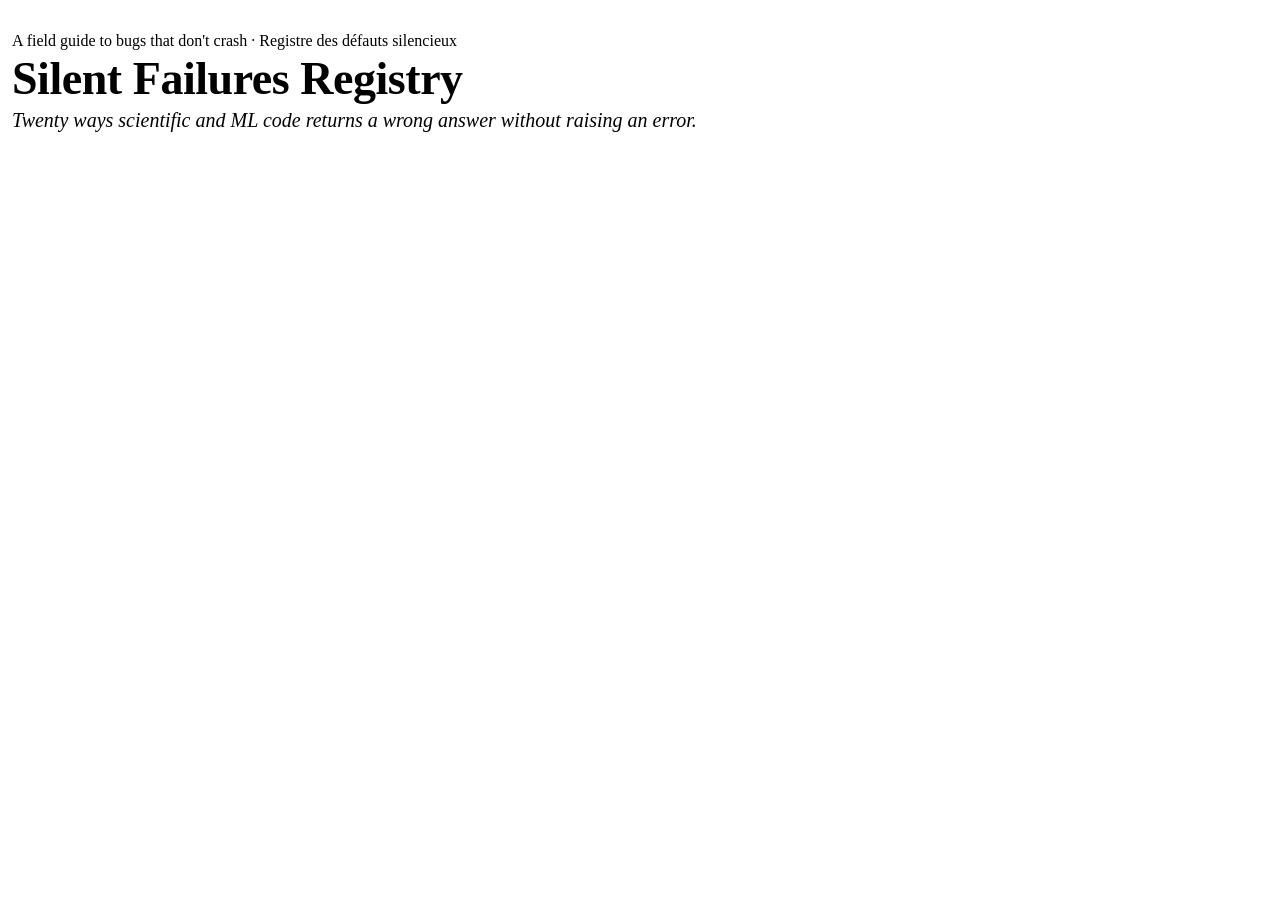
<file: registry/images/header.html>
<!doctype html>
<html data-theme="__THEME__"><head><meta charset="utf-8">
<link rel="stylesheet" href="https://fonts.googleapis.com/css2?family=Source+Serif+4:ital,opsz,wght@0,8..60,600;0,8..60,700;1,8..60,500&family=IBM+Plex+Sans:wght@400;500&family=IBM+Plex+Mono:wght@400;500&display=block">
<style>
/*TOKENS*/
/* README header: title plate and the drawer of the twenty classes (mark shape = detectability).
   Transparent background, so the image sits on GitHub's light or dark page. */
body { background: transparent; width: 880px; padding: 10px 4px 8px; }
.plate { border-top: 3px solid var(--ink); padding-top: 14px; }
h1 { font-family: var(--font-display); font-weight: 700; font-size: 46px; line-height: 1.02; margin: 6px 0 0; letter-spacing: -0.01em; }
.sub { font-family: var(--font-display); font-style: italic; font-weight: 500; font-size: 20px; color: var(--ink-2); margin-top: 6px; }
.drawer { display: grid; grid-template-columns: repeat(10, 1fr); gap: 5px; margin-top: 18px; }
.cell { display: flex; align-items: center; gap: 7px; border: 1px solid var(--rule); border-radius: 5px; padding: 7px 8px; }
.cell .id { font-family: var(--font-mono); font-size: 13px; font-weight: 500; color: var(--accent); }
.legend { display: flex; gap: 22px; margin-top: 10px; font-size: 13px; color: var(--ink-2); }
.legend span { display: inline-flex; align-items: center; gap: 7px; }
</style></head>
<body>
<div class="plate">
  <div class="label">A field guide to bugs that don't crash · Registre des défauts silencieux</div>
  <h1>Silent Failures Registry</h1>
  <div class="sub">Twenty ways scientific and ML code returns a wrong answer without raising an error.</div>
  <div class="drawer" id="drawer"></div>
  <div class="legend" id="legend"></div>
</div>
<script>
/*DATA*/
document.getElementById("drawer").innerHTML = REG.map(e => `<div class="cell"><i class="mk ${e.detect}"></i><span class="id">${e.id.replace("SF-", "")}</span></div>`).join("");
const n = k => REG.filter(e => e.detect === k).length;
document.getElementById("legend").innerHTML =
  `<span><i class="mk static"></i>static detector · ${n("static")}</span>` +
  `<span><i class="mk heuristic"></i>heuristic · ${n("heuristic")}</span>` +
  `<span><i class="mk manual"></i>manual review · ${n("manual")}</span>`;
</script>
</body></html>
</file>
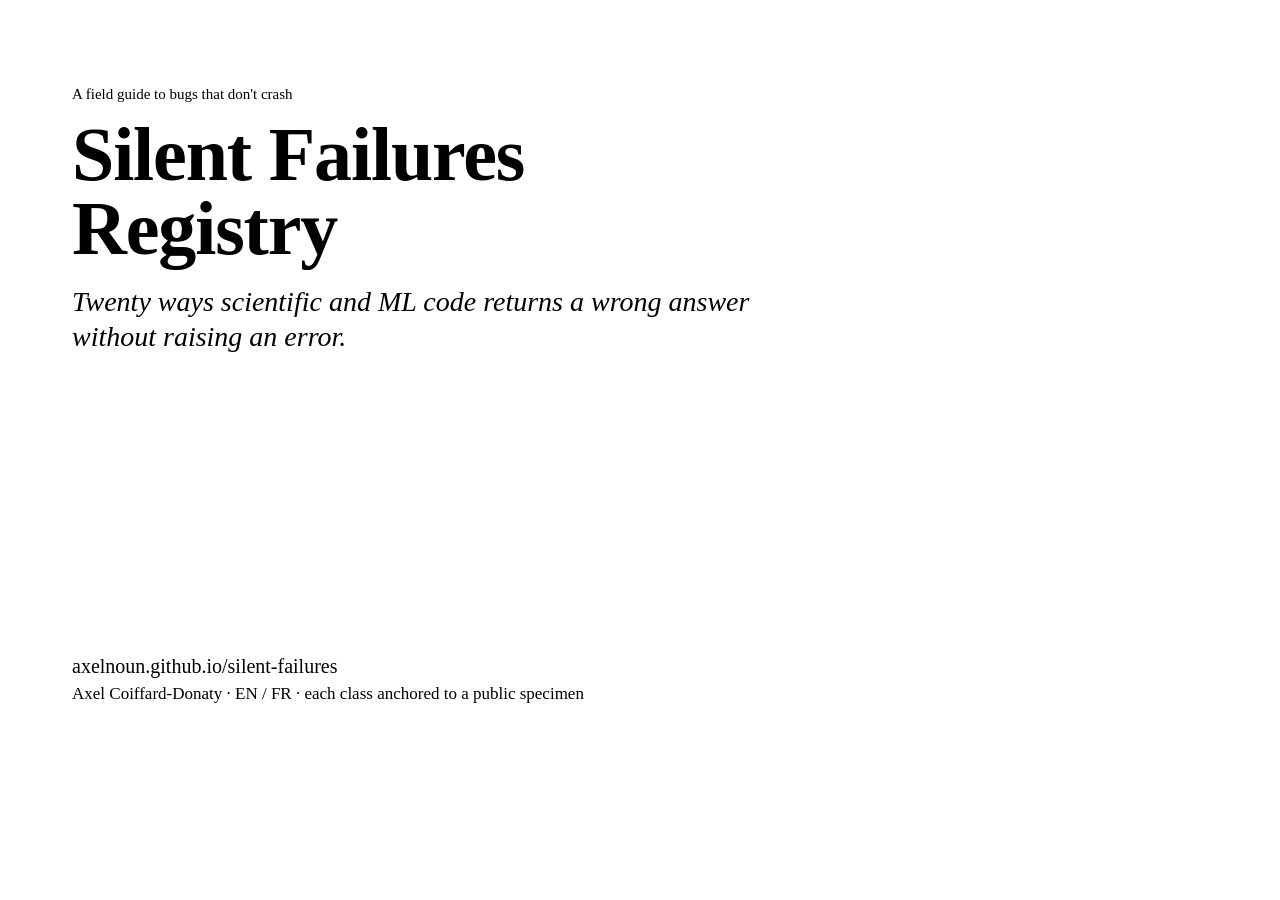
<file: registry/images/social.html>
<!doctype html>
<html data-theme="light"><head><meta charset="utf-8">
<link rel="stylesheet" href="https://fonts.googleapis.com/css2?family=Source+Serif+4:ital,opsz,wght@0,8..60,600;0,8..60,700;1,8..60,500&family=IBM+Plex+Sans:wght@400;500&family=IBM+Plex+Mono:wght@400;500&display=block">
<style>
/*TOKENS*/
/* Link preview (1280 × 640, GitHub's recommended size), opaque, light theme.
   Open Graph image of the GitHub Pages site and the repository's social preview. */
body { background: var(--ground); width: 1280px; height: 640px; padding: 56px 64px; display: grid; grid-template-columns: 1fr 520px; gap: 56px; align-items: stretch; overflow: hidden; }
.left { display: flex; flex-direction: column; border-top: 4px solid var(--ink); padding-top: 22px; }
h1 { font-family: var(--font-display); font-weight: 700; font-size: 76px; line-height: .98; margin: 14px 0 0; letter-spacing: -0.015em; }
.sub { font-family: var(--font-display); font-style: italic; font-weight: 500; font-size: 28px; line-height: 1.25; color: var(--ink-2); margin-top: 18px; }
.foot { margin-top: auto; display: flex; flex-direction: column; gap: 6px; }
.url { font-family: var(--font-mono); font-size: 20px; color: var(--accent); }
.by { font-size: 17px; color: var(--ink-2); }
.right { display: flex; flex-direction: column; gap: 14px; justify-content: center; }
.drawer { display: grid; grid-template-columns: repeat(4, 1fr); gap: 8px; }
.cell { display: flex; align-items: center; gap: 9px; background: var(--surface); border: 1px solid var(--rule); border-radius: 6px; padding: 12px 12px; }
.cell .id { font-family: var(--font-mono); font-size: 19px; font-weight: 500; color: var(--accent); }
.mk { width: 14px; height: 14px; border-width: 2px; }
.legend { display: flex; flex-direction: column; gap: 6px; font-size: 16px; color: var(--ink-2); }
.legend span { display: inline-flex; align-items: center; gap: 9px; }
</style></head>
<body>
<div class="left">
  <div class="label" style="font-size:15px">A field guide to bugs that don't crash</div>
  <h1>Silent Failures Registry</h1>
  <div class="sub">Twenty ways scientific and ML code returns a wrong answer without raising an error.</div>
  <div class="foot"><span class="url">axelnoun.github.io/silent-failures</span><span class="by">Axel Coiffard-Donaty · EN / FR · each class anchored to a public specimen</span></div>
</div>
<div class="right">
  <div class="drawer" id="drawer"></div>
  <div class="legend" id="legend"></div>
</div>
<script>
/*DATA*/
document.getElementById("drawer").innerHTML = REG.map(e => `<div class="cell"><i class="mk ${e.detect}"></i><span class="id">${e.id}</span></div>`).join("");
const n = k => REG.filter(e => e.detect === k).length;
document.getElementById("legend").innerHTML =
  `<span><i class="mk static"></i>static detector in sfradar · ${n("static")}</span>` +
  `<span><i class="mk heuristic"></i>heuristic, a person confirms · ${n("heuristic")}</span>` +
  `<span><i class="mk manual"></i>manual review only · ${n("manual")}</span>`;
</script>
</body></html>
</file>
